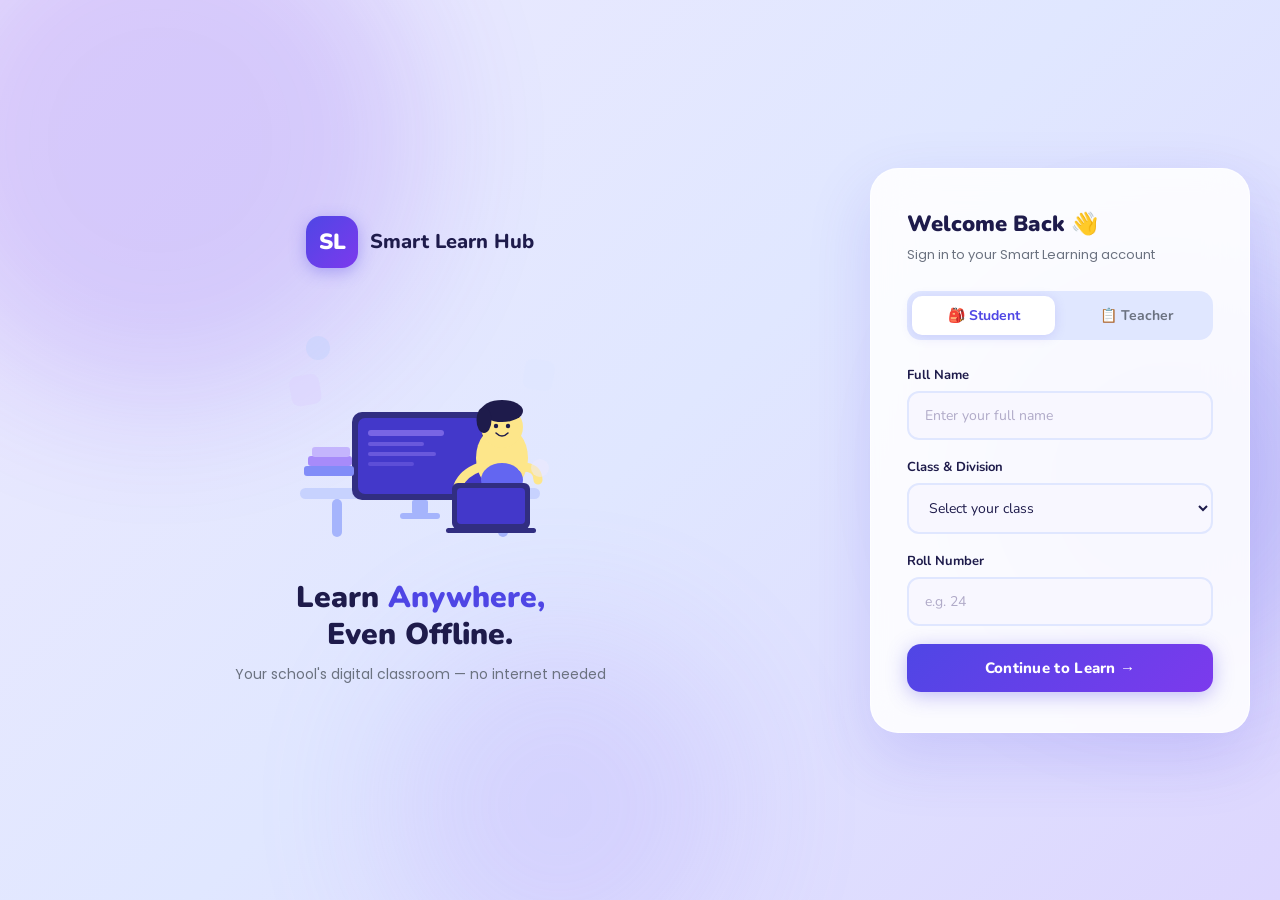
<file: static/index.html>
<!DOCTYPE html>
<html lang="en">
<head>
  <meta charset="UTF-8"/>
  <meta name="viewport" content="width=device-width, initial-scale=1.0"/>
  <title>Smart Learn Hub — Login</title>
  <link rel="stylesheet" href="style.css"/>
  <style>
    body {
      display: flex; align-items: stretch; justify-content: center;
      min-height: 100vh;
      background: linear-gradient(135deg, #ede9fe 0%, #e0e7ff 50%, #ddd6fe 100%);
    }
    /* Left illustration panel */
  .login-left {
  flex: 1;
  display: flex;
  flex-direction: column;
  align-items: center;
  justify-content: center;
  padding: 60px 40px;
  position: relative;
  z-index: 1;
}
    .brand-badge { display: flex; align-items: center; gap: 12px; margin-bottom: 32px; }
    .logo-circle {
      width: 52px; height: 52px; border-radius: 16px;
      background: linear-gradient(135deg, var(--indigo), var(--purple));
      display: flex; align-items: center; justify-content: center;
      color: #fff; font-size: 22px; font-weight: 900;
      box-shadow: 0 4px 16px rgba(79,70,229,0.35);
    }
    .brand-name { font-size: 20px; font-weight: 800; color: var(--slate); }
    .login-tagline {
      font-size: 30px; font-weight: 900; color: var(--slate);
      line-height: 1.25; text-align: center; margin-top: 24px; margin-bottom: 10px;
    }
    .login-tagline em { color: var(--indigo); font-style: normal; }
    .login-sub { font-size: 14px; color: var(--muted); text-align: center; font-family: 'Poppins', sans-serif; }

    /* Right form panel */
    .login-right {
      flex: 0 0 440px; display: flex; align-items: center;
      justify-content: center; padding: 40px 30px;
      position: relative; z-index: 1;
    }
    .login-card {
      width: 100%; padding: 40px 36px;
      background: rgba(255,255,255,0.88);
      backdrop-filter: blur(20px);
      border: 1px solid rgba(255,255,255,0.7);
      border-radius: 28px;
      box-shadow: 0 24px 64px rgba(79,70,229,0.16);
    }
    .login-card h2 { font-size: 22px; font-weight: 900; color: var(--slate); margin-bottom: 6px; }
    .login-card > p { font-size: 13px; color: var(--muted); margin-bottom: 26px; font-family: 'Poppins', sans-serif; }

    /* Role tabs */
    .role-tabs {
      display: flex; gap: 10px; margin-bottom: 26px;
      background: var(--sky); border-radius: 14px; padding: 5px;
    }
    .role-tab {
      flex: 1; padding: 10px; border: none; border-radius: 10px;
      font-family: 'Nunito', sans-serif; font-weight: 700; font-size: 14px;
      cursor: pointer; transition: all 0.25s; color: var(--muted); background: transparent;
    }
    .role-tab.active {
      background: #fff; color: var(--indigo);
      box-shadow: 0 2px 12px rgba(79,70,229,0.15);
    }

    @media (max-width: 900px) {
      body { flex-direction: column; }
      .login-left  { padding: 40px 24px 20px; }
      .login-right { flex: none; width: 100%; padding: 0 24px 40px; }
    }
  </style>
</head>
<body>

  <!-- Background blobs -->
  <div class="blob-bg">
    <div class="blob blob-1"></div>
    <div class="blob blob-2"></div>
    <div class="blob blob-3"></div>
  </div>

  <!-- LEFT — Illustration + branding -->
  <div class="login-left">
    <div class="brand-badge">
      <div class="logo-circle">SL</div>
      <span class="brand-name">Smart Learn Hub</span>
    </div>

    <!-- SVG Illustration -->
    <svg width="320" height="255" viewBox="0 0 320 255" fill="none" xmlns="http://www.w3.org/2000/svg">
      <rect x="40"  y="188" width="240" height="11" rx="5.5" fill="#c7d2fe"/>
      <rect x="72"  y="199" width="10"  height="38" rx="5"   fill="#a5b4fc"/>
      <rect x="238" y="199" width="10"  height="38" rx="5"   fill="#a5b4fc"/>
      <rect x="92"  y="112" width="136" height="88" rx="10"  fill="#312e81"/>
      <rect x="98"  y="118" width="124" height="76" rx="7"   fill="#4338ca"/>
      <rect x="108" y="130" width="76"  height="6"  rx="3"   fill="rgba(167,139,250,0.55)"/>
      <rect x="108" y="142" width="56"  height="4"  rx="2"   fill="rgba(167,139,250,0.38)"/>
      <rect x="108" y="152" width="68"  height="4"  rx="2"   fill="rgba(167,139,250,0.38)"/>
      <rect x="108" y="162" width="46"  height="4"  rx="2"   fill="rgba(167,139,250,0.26)"/>
      <rect x="152" y="200" width="16"  height="14" rx="2"   fill="#a5b4fc"/>
      <rect x="140" y="213" width="40"  height="6"  rx="3"   fill="#a5b4fc"/>
      <rect x="44"  y="166" width="50"  height="10" rx="3"   fill="#818cf8"/>
      <rect x="48"  y="156" width="44"  height="10" rx="3"   fill="#a78bfa"/>
      <rect x="52"  y="147" width="38"  height="10" rx="3"   fill="#c4b5fd"/>
      <ellipse cx="242" cy="158" rx="26" ry="33" fill="#fde68a"/>
      <ellipse cx="242" cy="180" rx="21" ry="17" fill="#6366f1"/>
      <circle cx="242" cy="127" r="21" fill="#fde68a"/>
      <ellipse cx="242" cy="111" rx="21" ry="11" fill="#1e1b4b"/>
      <ellipse cx="224" cy="120" rx="7.5" ry="13" fill="#1e1b4b"/>
      <circle cx="236" cy="126" r="2.2" fill="#1e1b4b"/>
      <circle cx="248" cy="126" r="2.2" fill="#1e1b4b"/>
      <path d="M236 133 Q242 139 248 133" stroke="#1e1b4b" stroke-width="1.5" fill="none" stroke-linecap="round"/>
      <path d="M220 167 Q203 173 198 186" stroke="#fde68a" stroke-width="9" stroke-linecap="round" fill="none"/>
      <path d="M262 167 Q278 167 278 180" stroke="#fde68a" stroke-width="9" stroke-linecap="round" fill="none"/>
      <rect x="192" y="183" width="78" height="46" rx="6" fill="#312e81"/>
      <rect x="197" y="188" width="68" height="36" rx="4" fill="#4338ca"/>
      <rect x="186" y="228" width="90" height="5"  rx="2.5" fill="#312e81"/>
      <rect x="28"  y="78"  width="30" height="30" rx="8" fill="#ddd6fe" opacity="0.72" transform="rotate(-10 28 78)"/>
      <text x="34"  y="99"  font-size="16">📚</text>
      <rect x="266" y="58"  width="30" height="30" rx="8" fill="#e0e7ff" opacity="0.72" transform="rotate(8 266 58)"/>
      <text x="272" y="79"  font-size="16">🎓</text>
      <circle cx="58"  cy="48"  r="12" fill="#c7d2fe" opacity="0.58"/>
      <circle cx="280" cy="168" r="9"  fill="#ede9fe" opacity="0.52"/>
      <text x="151" y="45" font-size="12">⭐</text>
    </svg>

    <div class="login-tagline">Learn <em>Anywhere,</em><br/>Even Offline.</div>
    <div class="login-sub">Your school's digital classroom — no internet needed</div>
  </div>

  <!-- RIGHT — Login form -->
  <div class="login-right">
    <div class="login-card">
      <h2>Welcome Back 👋</h2>
      <p>Sign in to your Smart Learning account</p>

      <!-- Role toggle -->
      <div class="role-tabs">
        <button class="role-tab active" onclick="switchRole('student', this)">🎒 Student</button>
        <button class="role-tab"        onclick="switchRole('teacher', this)">📋 Teacher</button>
      </div>

      <!-- STUDENT FORM -->
      <div id="student-form">
        <div class="form-group">
          <label>Full Name</label>
          <input type="text" id="student-name" placeholder="Enter your full name"/>
        </div>
        <div class="form-group">
          <label>Class &amp; Division</label>
          <select id="student-class">
            <option value="">Select your class</option>
            <option>Class 8 </option>  
            <option>Class 9  </option>  
            <option>Class 10 </option> >
            <option>Class 11 – Science</option> 
            <option>Class 12 – Science</option> 
          </select>
        </div>
        <div class="form-group">
          <label>Roll Number</label>
          <input type="text" id="student-roll" placeholder="e.g. 24"/>
        </div>
        <button class="btn-primary" onclick="loginStudent()">Continue to Learn →</button>
      </div>

      <!-- TEACHER FORM -->
      <div id="teacher-form" style="display:none;">
        <div class="form-group">
          <label>Staff ID</label>
          <input type="text" id="teacher-id" placeholder="Enter your staff ID"/>
        </div>
         <div class="form-group">
          <label>Class &amp; Division</label>
          <select id="student-class">
            <option value="">Select your class</option>
            <option>Class 8 </option>  
            <option>Class 9  </option>  
            <option>Class 10 </option> >
            <option>Class 11 – Science</option> 
            <option>Class 12 – Science</option> 
          </select>
        </div>
        <div class="form-group">
          <label>PIN / Password</label>
          <input type="password" id="teacher-pin" placeholder="Enter PIN"/>
        </div>
        <button class="btn-primary" onclick="loginTeacher()">Access Dashboard →</button>
        <div class="divider">Default PIN is 1234</div>
      </div>

    </div>
  </div>

  <script>
  /* Switch between Student and Teacher tabs */
  function switchRole(role, btn) {
    document.querySelectorAll('.role-tab').forEach(t => t.classList.remove('active'));
    btn.classList.add('active');
    document.getElementById('student-form').style.display = role === 'student' ? 'block' : 'none';
    document.getElementById('teacher-form').style.display = role === 'teacher' ? 'block' : 'none';
  }

  /* Student login — calls Flask backend */
  async function loginStudent() {
    const name = document.getElementById('student-name').value.trim();
    const cls  = document.getElementById('student-class').value;
    const roll = document.getElementById('student-roll').value.trim();

    if (!name) { alert('Please enter your name.'); return; }
    if (!cls)  { alert('Please select your class.'); return; }
    if (!roll) { alert('Please enter your roll number.'); return; }

    const res = await fetch('/api/login', {
      method: 'POST',
      headers: { 'Content-Type': 'application/json' },
      body: JSON.stringify({ role: 'student', name: name, class_div: cls, roll: roll })
    });

    const data = await res.json();

    if (!data.success) { alert(data.message); return; }

    sessionStorage.setItem('sl_name', data.name);
    sessionStorage.setItem('sl_class', cls);
    sessionStorage.setItem('sl_roll', roll);
    sessionStorage.setItem('sl_role', 'student');

    window.location.href = 'student.html';
  }

  /* Teacher login — calls Flask backend */
  async function loginTeacher() {
    const staffId = document.getElementById('teacher-id').value.trim();
    const pin     = document.getElementById('teacher-pin').value.trim();

    if (!staffId) { alert('Please enter your Staff ID.'); return; }
    if (!pin)     { alert('Please enter your PIN.'); return; }

    const res = await fetch('/api/login', {
      method: 'POST',
      headers: { 'Content-Type': 'application/json' },
      body: JSON.stringify({ role: 'teacher', staff_id: staffId, password: pin })
    });

    const data = await res.json();

    if (!data.success) { alert(data.message); return; }

    sessionStorage.setItem('sl_role', 'teacher');
    sessionStorage.setItem('sl_name', data.name);

    window.location.href = 'teacher.html';
  }
</script>
</body>
</html>
</file>
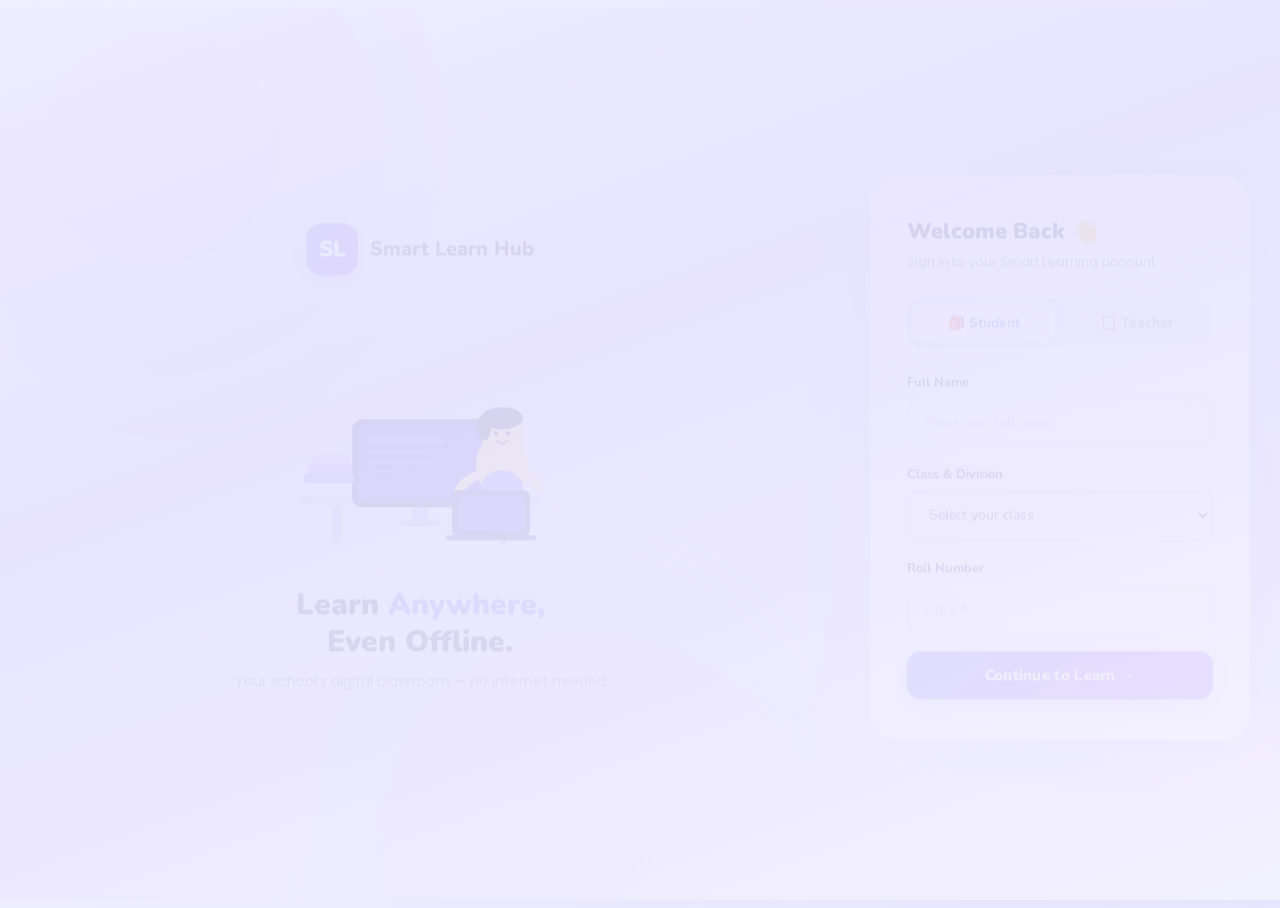
<file: static/chapters.html>
<!DOCTYPE html>
<html lang="en">
<head>
  <meta charset="UTF-8"/>
  <meta name="viewport" content="width=device-width, initial-scale=1.0"/>
  <title>Smart Learn Hub — Chapters</title>
  <link rel="stylesheet" href="style.css"/>
  <style>
    .chapter-item{background:#fff;border-radius:16px;padding:18px 20px;margin-bottom:14px;box-shadow:0 2px 12px rgba(0,0,0,0.07);border:1px solid #f0f0f0;}
    .ch-left{display:flex;align-items:flex-start;gap:14px;margin-bottom:14px;}
    .ch-num{background:linear-gradient(135deg,#6366f1,#8b5cf6);color:#fff;width:36px;height:36px;border-radius:50%;display:flex;align-items:center;justify-content:center;font-weight:800;font-size:0.9rem;flex-shrink:0;}
    .ch-info h4{font-size:0.95rem;font-weight:800;color:#1f2937;margin:0 0 4px;}
    .ch-info span{font-size:0.78rem;color:#6b7280;}
    .ch-action-row{display:flex;gap:10px;flex-wrap:wrap;margin-top:6px;}
    .ch-action-box{flex:1;min-width:90px;border-radius:12px;padding:12px 10px;display:flex;flex-direction:column;align-items:center;justify-content:center;gap:6px;cursor:pointer;border:none;font-weight:700;font-size:0.82rem;transition:transform 0.15s,box-shadow 0.15s;}
    .ch-action-box:hover:not([disabled]){transform:translateY(-2px);box-shadow:0 4px 14px rgba(0,0,0,0.12);}
    .ch-action-box:disabled{opacity:0.4;cursor:not-allowed;transform:none;box-shadow:none;}
    .ch-action-box .box-icon{font-size:1.4rem;}
    .ch-action-box .box-count{font-size:0.7rem;font-weight:600;opacity:0.75;}
    .ch-action-box.video{background:#dbeafe;color:#1d4ed8;}
    .ch-action-box.notes{background:#d1fae5;color:#065f46;}
    .ch-action-box.quiz{background:#ede9fe;color:#5b21b6;}
    .file-list-wrap{display:none;margin-top:10px;padding:10px 14px;background:#f9fafb;border-radius:10px;border:1px solid #f0f0f0;}
    .file-list-wrap.open{display:block;}
    .file-chip{display:inline-flex;align-items:center;gap:6px;padding:5px 12px;border-radius:99px;font-size:0.76rem;font-weight:700;cursor:pointer;margin:4px 4px 0 0;}
    .file-chip.video{background:#dbeafe;color:#1d4ed8;}
    .file-chip.notes{background:#d1fae5;color:#065f46;}
    .empty-state{text-align:center;padding:48px 20px;color:#9ca3af;}
    .empty-state p:first-child{font-size:2.5rem;margin-bottom:10px;}
    .empty-state p:last-child{font-size:0.9rem;}
    .quiz-modal{display:none;position:fixed;inset:0;background:rgba(0,0,0,0.6);z-index:9999;align-items:center;justify-content:center;padding:20px;}
    .quiz-modal.open{display:flex;}
    .quiz-box{background:#fff;border-radius:20px;width:100%;max-width:540px;overflow:hidden;box-shadow:0 20px 60px rgba(0,0,0,0.3);}
    .quiz-header{background:linear-gradient(90deg,#7c3aed,#6366f1);padding:16px 22px;display:flex;align-items:center;justify-content:space-between;}
    .quiz-header span{color:#fff;font-weight:800;font-size:1rem;}
    .quiz-header button{background:rgba(255,255,255,0.2);border:none;color:#fff;width:30px;height:30px;border-radius:50%;cursor:pointer;font-size:1rem;}
    .quiz-body{padding:24px;}
    .quiz-counter{font-size:0.78rem;color:#6b7280;font-weight:700;margin-bottom:10px;}
    .quiz-question{font-size:1.05rem;font-weight:700;color:#1f2937;margin-bottom:20px;line-height:1.5;}
    .quiz-options{display:flex;flex-direction:column;gap:10px;}
    .quiz-opt{width:100%;padding:12px 16px;border:2px solid #e5e7eb;border-radius:10px;background:#fff;font-size:0.92rem;font-weight:600;cursor:pointer;text-align:left;transition:all 0.15s;}
    .quiz-opt:hover:not([disabled]){border-color:#7c3aed;background:#f5f3ff;}
    .quiz-feedback{margin-top:14px;min-height:24px;font-size:0.92rem;font-weight:700;}
    .quiz-next{display:none;margin-top:14px;background:linear-gradient(90deg,#7c3aed,#6366f1);color:#fff;border:none;padding:10px 26px;border-radius:10px;font-weight:800;cursor:pointer;font-size:0.9rem;}
    .quiz-result{text-align:center;padding:30px 20px;}
    .quiz-result .emoji{font-size:3.5rem;margin-bottom:10px;}
    .quiz-result h2{font-size:1.3rem;font-weight:900;color:#1f2937;margin-bottom:6px;}
    .quiz-result .score{font-size:1.1rem;color:#7c3aed;font-weight:800;margin-bottom:4px;}
    .quiz-result .pct{font-size:1.5rem;font-weight:900;color:#1f2937;}
    .quiz-result .done-btn{margin-top:20px;background:linear-gradient(90deg,#7c3aed,#6366f1);color:#fff;border:none;padding:12px 32px;border-radius:10px;font-weight:800;cursor:pointer;font-size:1rem;}
    .quiz-list-wrap{display:none;margin-top:10px;padding:10px 14px;background:#f5f3ff;border-radius:10px;border:1px solid #ede9fe;}
    .quiz-list-wrap.open{display:block;}
    .quiz-chip{display:inline-flex;align-items:center;gap:6px;padding:6px 14px;border-radius:99px;font-size:0.78rem;font-weight:700;cursor:pointer;margin:4px 4px 0 0;background:#ede9fe;color:#5b21b6;border:none;}
    .quiz-chip:hover{background:#ddd6fe;}
  </style>
</head>
<body>

  <div class="blob-bg">
    <div class="blob blob-1"></div>
    <div class="blob blob-2"></div>
    <div class="blob blob-3"></div>
  </div>

  <nav class="topnav">
    <div class="nav-brand" onclick="window.location.href='student.html'">
      <div class="nav-logo">SL</div>
      <div class="nav-title">Smart Learn Hub</div>
    </div>
    <div class="nav-right">
      <div class="nav-user">
        <div class="avatar" id="nav-avatar">S</div>
        <span id="nav-name">Student</span>
      </div>
      <button class="btn-logout" onclick="logout()">Logout</button>
    </div>
  </nav>

  <div class="page-wrap">
    <div class="page-inner">
      <button class="back-btn" onclick="window.location.href='student.html'">← Back to Subjects</button>
      <div class="chapter-header">
        <h2 id="subject-title">📚 Subject</h2>
        <p>Select a chapter to start learning</p>
      </div>
      <div class="chapters-list" id="chapters-list"></div>
    </div>
  </div>

  <!-- Quiz Modal -->
  <div class="quiz-modal" id="quiz-modal">
    <div class="quiz-box">
      <div class="quiz-header">
        <span id="qm-title">Quiz</span>
        <button onclick="closeQuizModal()">✕</button>
      </div>
      <div class="quiz-body" id="qm-body">
        <div class="quiz-counter"  id="qm-counter"></div>
        <div class="quiz-question" id="qm-question"></div>
        <div class="quiz-options"  id="qm-options"></div>
        <div class="quiz-feedback" id="qm-feedback"></div>
        <button class="quiz-next"  id="qm-next" onclick="nextQuizQ()">Next →</button>
      </div>
    </div>
  </div>

  <script>
    var SUBJ_ID_MAP = {
      'Mathematics':'math','Science':'science',
      'English':'english','Social Studies':'social','Computer Science':'computer'
    };
    var icons = {
      'Mathematics':'➕','Science':'🔬',
      'English':'📝','Social Studies':'🌍','Computer Science':'💻'
    };

    var QM = { quiz:null, current:0, score:0, answered:false };

    // ─────────────────────────────────────────────────────────────────────────
    // BOOT
    // ─────────────────────────────────────────────────────────────────────────
    window.onload = async function () {
      var role = sessionStorage.getItem('sl_role');
      if (role !== 'student') { window.location.href = 'index.html'; return; }

      var name    = sessionStorage.getItem('sl_name')    || 'Student';
      var subject = sessionStorage.getItem('sl_subject') || 'Mathematics';
      var subjId  = SUBJ_ID_MAP[subject] || 'math';

      document.getElementById('nav-avatar').textContent = name[0].toUpperCase();
      document.getElementById('nav-name').textContent   = name;
      document.getElementById('subject-title').textContent = (icons[subject] || '📚') + ' ' + subject;

      var list = document.getElementById('chapters-list');

      try {
        var res      = await fetch('/api/subjects/' + subjId + '/chapters');
        var chapters = await res.json();

        if (!chapters.length) {
          list.innerHTML = '<div class="empty-state"><p>📭</p><p>No chapters yet.<br>Check back after your teacher adds content.</p></div>';
          return;
        }

        var html = '';
        chapters.forEach(function (ch, i) {
          var videos  = (ch.files  || []).filter(function(f){ return f.type === 'video'; });
          var notes   = (ch.files  || []).filter(function(f){ return f.type === 'notes'; });
          var quizzes = ch.quizzes || [];

          html += '<div class="chapter-item">';
          html += '<div class="ch-left">';
          html += '<div class="ch-num">' + (i + 1) + '</div>';
          html += '<div class="ch-info"><h4>' + ch.title + '</h4>';
          html += '<span>' + videos.length + ' video(s) · ' + notes.length + ' note(s) · ' + quizzes.length + ' quiz(zes)</span></div></div>';

          html += '<div class="ch-action-row">';

          // Video button
          html += '<button class="ch-action-box video"' + (videos.length === 0 ? ' disabled' : '') +
                  ' onclick="toggleSection(\'video-' + i + '\',\'notes-' + i + '\',\'quiz-' + i + '\')">';
          html += '<span class="box-icon">▶</span><span>Videos</span>';
          html += '<span class="box-count">' + videos.length + ' file' + (videos.length !== 1 ? 's' : '') + '</span></button>';

          // Notes button
          html += '<button class="ch-action-box notes"' + (notes.length === 0 ? ' disabled' : '') +
                  ' onclick="toggleSection(\'notes-' + i + '\',\'video-' + i + '\',\'quiz-' + i + '\')">';
          html += '<span class="box-icon">📄</span><span>Notes</span>';
          html += '<span class="box-count">' + notes.length + ' file' + (notes.length !== 1 ? 's' : '') + '</span></button>';

          // Quiz button
          html += '<button class="ch-action-box quiz"' + (quizzes.length === 0 ? ' disabled' : '') +
                  ' onclick="toggleSection(\'quiz-' + i + '\',\'video-' + i + '\',\'notes-' + i + '\')">';
          html += '<span class="box-icon">📝</span><span>Quiz</span>';
          html += '<span class="box-count">' + quizzes.length + ' quiz' + (quizzes.length !== 1 ? 'zes' : '') + '</span></button>';

          html += '</div>'; // ch-action-row

          // Video chips
          html += '<div class="file-list-wrap" id="video-' + i + '">';
          videos.forEach(function (f) {
            var safeUrl   = encodeURIComponent(f.url);
            var safeTitle = encodeURIComponent(ch.title);
            var safeName  = encodeURIComponent(f.name);
            html += '<span class="file-chip video" onclick="openVideo(\'' + safeUrl + '\',\'' + safeTitle + '\',\'' + safeName + '\')">▶ ' + f.name + '</span>';
          });
          html += '</div>';

          // Notes chips
          html += '<div class="file-list-wrap" id="notes-' + i + '">';
          notes.forEach(function (f) {
            var safeUrl   = encodeURIComponent(f.url);
            var safeTitle = encodeURIComponent(ch.title);
            var safeName  = encodeURIComponent(f.name);
            html += '<span class="file-chip notes" onclick="openNotes(\'' + safeUrl + '\',\'' + safeTitle + '\',\'' + safeName + '\')">📄 ' + f.name + '</span>';
          });
          html += '</div>';

          // Quiz chips
          html += '<div class="quiz-list-wrap" id="quiz-' + i + '">';
          quizzes.forEach(function (qz) {
            var encoded = encodeURIComponent(JSON.stringify(qz));
            html += '<button class="quiz-chip" onclick="startQuiz(\'' + encoded + '\')">📝 ' + qz.title + '</button>';
          });
          html += '</div>';

          html += '</div>'; // chapter-item
        });

        list.innerHTML = html;

      } catch (err) {
        console.error(err);
        list.innerHTML = '<div class="empty-state"><p>⚠️</p><p>Could not load chapters. Please try again.</p></div>';
      }
    };

    // ─────────────────────────────────────────────────────────────────────────
    // NAVIGATION
    // ─────────────────────────────────────────────────────────────────────────
    function openVideo(safeUrl, safeTitle, safeName) {
      sessionStorage.setItem('currentVideo', JSON.stringify({
        fileUrl:      decodeURIComponent(safeUrl),
        chapterTitle: decodeURIComponent(safeTitle),
        fileName:     decodeURIComponent(safeName)
      }));
      window.location.href = 'learn.html';
    }

    function openNotes(safeUrl, safeTitle, safeName) {
      sessionStorage.setItem('currentNotes', JSON.stringify({
        fileUrl:      decodeURIComponent(safeUrl),
        chapterTitle: decodeURIComponent(safeTitle),
        fileName:     decodeURIComponent(safeName)
      }));
      window.location.href = 'notes.html';
    }

    function toggleSection(openId, closeId1, closeId2) {
      var target = document.getElementById(openId);
      var c1     = document.getElementById(closeId1);
      var c2     = document.getElementById(closeId2);
      if (c1) c1.classList.remove('open');
      if (c2) c2.classList.remove('open');
      if (target) target.classList.toggle('open');
    }

    // ─────────────────────────────────────────────────────────────────────────
    // QUIZ ENGINE
    // ─────────────────────────────────────────────────────────────────────────
    function startQuiz(encoded) {
      QM.quiz    = JSON.parse(decodeURIComponent(encoded));
      QM.current = 0;
      QM.score   = 0;
      document.getElementById('quiz-modal').classList.add('open');
      renderQuizQ();
    }

    function renderQuizQ() {
      var q   = QM.quiz.questions[QM.current];
      var tot = QM.quiz.questions.length;
      document.getElementById('qm-title').textContent    = QM.quiz.title;
      document.getElementById('qm-counter').textContent  = 'Question ' + (QM.current + 1) + ' of ' + tot;
      document.getElementById('qm-question').textContent = q.q;
      document.getElementById('qm-feedback').innerHTML   = '';
      document.getElementById('qm-next').style.display   = 'none';
      QM.answered = false;

      var optsHtml = '';
      q.options.forEach(function (opt, i) {
        optsHtml += '<button class="quiz-opt" onclick="answerQuiz(this,' + i + ')">' + opt + '</button>';
      });
      document.getElementById('qm-options').innerHTML = optsHtml;
    }

    function answerQuiz(btn, idx) {
      if (QM.answered) return;
      QM.answered = true;

      var q       = QM.quiz.questions[QM.current];
      var allBtns = document.querySelectorAll('.quiz-opt');
      allBtns.forEach(function (b) { b.disabled = true; });

      if (idx === q.correct) {
        btn.style.background  = '#d1fae5';
        btn.style.borderColor = '#059669';
        btn.style.color       = '#065f46';
        document.getElementById('qm-feedback').innerHTML = '<span style="color:#059669;">✅ Correct!</span>';
        QM.score++;
      } else {
        btn.style.background  = '#fee2e2';
        btn.style.borderColor = '#dc2626';
        btn.style.color       = '#991b1b';
        allBtns[q.correct].style.background  = '#d1fae5';
        allBtns[q.correct].style.borderColor = '#059669';
        allBtns[q.correct].style.color       = '#065f46';
        document.getElementById('qm-feedback').innerHTML =
          '<span style="color:#dc2626;">❌ Wrong! Correct: <u>' + q.options[q.correct] + '</u></span>';
      }
      document.getElementById('qm-next').style.display = 'block';
    }

    function nextQuizQ() {
      QM.current++;

      if (QM.current >= QM.quiz.questions.length) {
        // ── Show result screen ─────────────────────────────────────────────
        var pct   = Math.round((QM.score / QM.quiz.questions.length) * 100);
        var emoji = pct >= 80 ? '🏆' : pct >= 60 ? '👍' : '📚';
        document.getElementById('qm-body').innerHTML =
          '<div class="quiz-result">' +
          '<div class="emoji">' + emoji + '</div>' +
          '<h2>Quiz Complete!</h2>' +
          '<div class="score">' + QM.score + ' / ' + QM.quiz.questions.length + ' Correct</div>' +
          '<div class="pct">' + pct + '%</div>' +
          '<button class="done-btn" onclick="closeQuizModal()">Done ✓</button></div>';

        // ── POST result to backend ─────────────────────────────────────────
        fetch('/api/results', {
          method:  'POST',
          headers: { 'Content-Type': 'application/json' },
          body: JSON.stringify({
            quiz_id:       QM.quiz.id   || null,
            student:       sessionStorage.getItem('sl_name')    || 'Student',
            roll:          sessionStorage.getItem('sl_roll')    || '',
            subject:       sessionStorage.getItem('sl_subject') || '',
            chapter_title: QM.quiz.title,
            marks:         QM.score,
            total:         QM.quiz.questions.length
          })
        }).catch(function (e) { console.warn('Result save failed:', e); });
        // ──────────────────────────────────────────────────────────────────

      } else {
        renderQuizQ();
      }
    }

    function closeQuizModal() {
      document.getElementById('quiz-modal').classList.remove('open');
      // Reset modal body for next open
      document.getElementById('qm-body').innerHTML =
        '<div class="quiz-counter"  id="qm-counter"></div>' +
        '<div class="quiz-question" id="qm-question"></div>' +
        '<div class="quiz-options"  id="qm-options"></div>' +
        '<div class="quiz-feedback" id="qm-feedback"></div>' +
        '<button class="quiz-next"  id="qm-next" onclick="nextQuizQ()">Next →</button>';
    }

    function logout() {
      sessionStorage.clear();
      window.location.href = 'index.html';
    }
  </script>
</body>
</html>
</file>
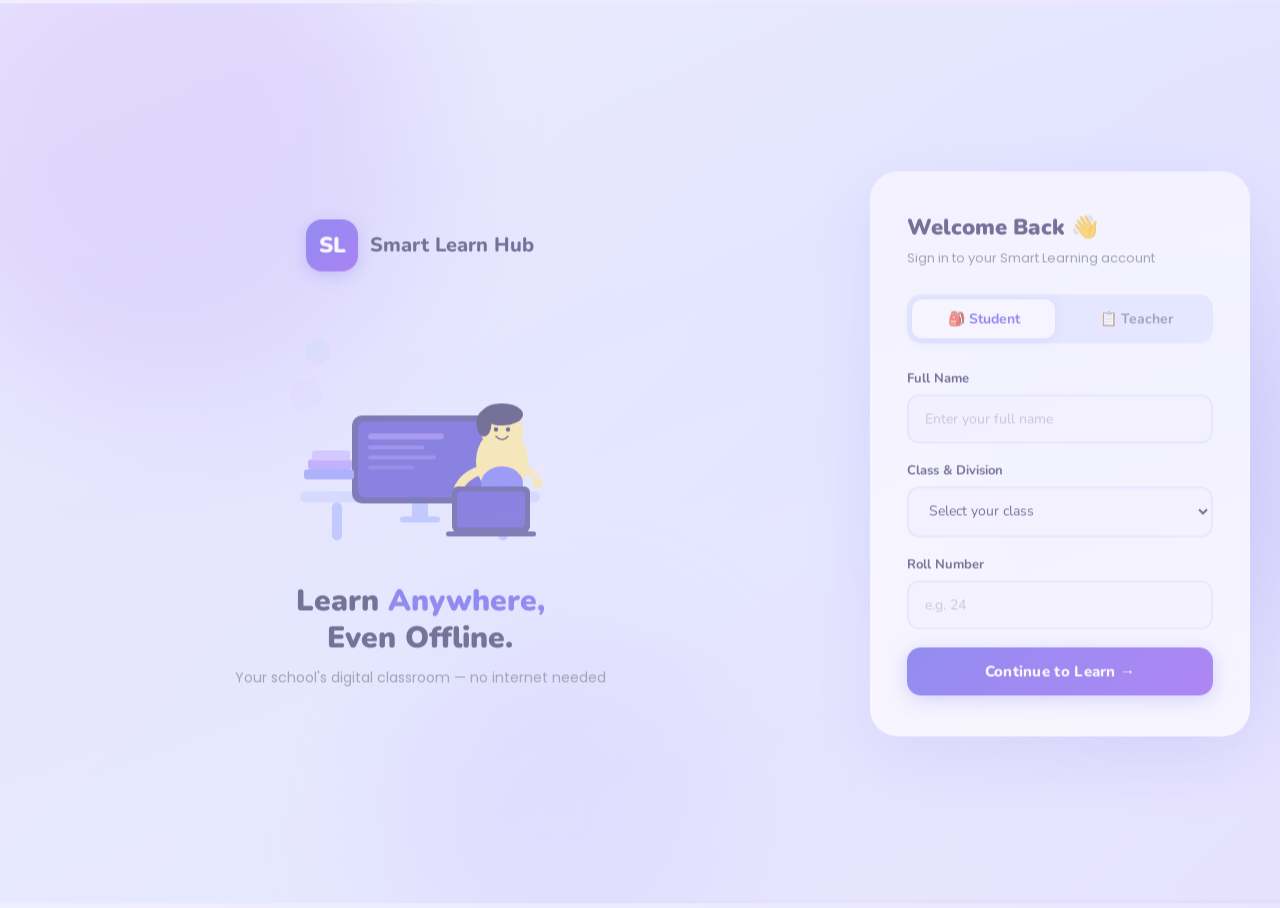
<file: static/learn.html>
<!DOCTYPE html>
<html lang="en">
<head>
  <meta charset="UTF-8"/>
  <meta name="viewport" content="width=device-width, initial-scale=1.0"/>
  <title>Smart Learn Hub — Learn</title>
  <link rel="stylesheet" href="style.css"/>
</head>
<body>

  <div class="blob-bg">
    <div class="blob blob-1"></div>
    <div class="blob blob-2"></div>
    <div class="blob blob-3"></div>
  </div>

  <nav class="topnav">
    <div class="nav-brand" onclick="window.location.href='student.html'">
      <div class="nav-logo">SL</div>
      <div class="nav-title">Smart Learn Hub</div>
    </div>
    <div class="nav-right">
      <div class="nav-user">
        <div class="avatar" id="nav-avatar">S</div>
        <span id="nav-name">Student</span>
      </div>
      <button class="btn-logout" onclick="logout()">Logout</button>
    </div>
  </nav>

  <div class="page-wrap">
    <div class="page-inner">

      <button class="back-btn" onclick="window.location.href='chapters.html'">← Back to Chapters</button>

      <div class="learn-grid">

        <!-- Left: Video -->
        <div>
          <div class="video-box">

            <h2 id="chapter-title">Chapter Title</h2>

            <video id="videoPlayer" controls width="100%" style="border-radius:12px;margin-top:14px;">
              <source id="videoSource" src="" type="video/mp4">
              Your browser does not support video.
            </video>

            <div class="video-meta" id="video-filename">Uploaded Video • Play &amp; Learn</div>

          </div>

          <div id="no-video-msg" style="display:none;text-align:center;padding:40px 20px;background:#fff;border-radius:16px;margin-top:16px;box-shadow:0 2px 12px rgba(0,0,0,0.07);">
            <p style="font-size:2rem;margin-bottom:10px;">📭</p>
            <p style="color:#6b7280;font-size:0.9rem;">No video uploaded for this chapter yet.</p>
          </div>
        </div>

      </div>
    </div>
  </div>

  <script>
    window.onload = function () {
      var role = sessionStorage.getItem('sl_role');
      if (role !== 'student') {
        window.location.href = 'index.html';
        return;
      }

      var name = sessionStorage.getItem('sl_name') || 'Student';
      document.getElementById('nav-avatar').textContent = name[0].toUpperCase();
      document.getElementById('nav-name').textContent = name;

      // Read the payload saved by chapters.html
      var raw = sessionStorage.getItem('currentVideo');
      if (!raw) {
        alert('No video selected!');
        window.location.href = 'chapters.html';
        return;
      }

      var payload;
      try { payload = JSON.parse(raw); } catch(e) { payload = null; }

      // Support both formats:
      // 1. New format: { chapterTitle, fileUrl, fileName }
      // 2. Old format (chapters.html stores full chapter object): { title, video }
      var title    = (payload && (payload.chapterTitle || payload.title)) || 'Chapter';
      var videoUrl = (payload && (payload.fileUrl || payload.video))      || '';
      var fileName = (payload && payload.fileName)                         || '';

      document.getElementById('chapter-title').textContent = title;

      if (videoUrl) {
        var source = document.getElementById('videoSource');
        source.src = videoUrl;
        document.getElementById('videoPlayer').load();
        if (fileName) {
          document.getElementById('video-filename').textContent = '▶ ' + fileName;
        }
      } else {
        document.getElementById('videoPlayer').style.display = 'none';
        document.getElementById('video-filename').style.display = 'none';
        document.getElementById('no-video-msg').style.display = 'block';
      }
    };

    function logout() {
      sessionStorage.clear();
      window.location.href = 'index.html';
    }
  </script>
</body>
</html>
</file>
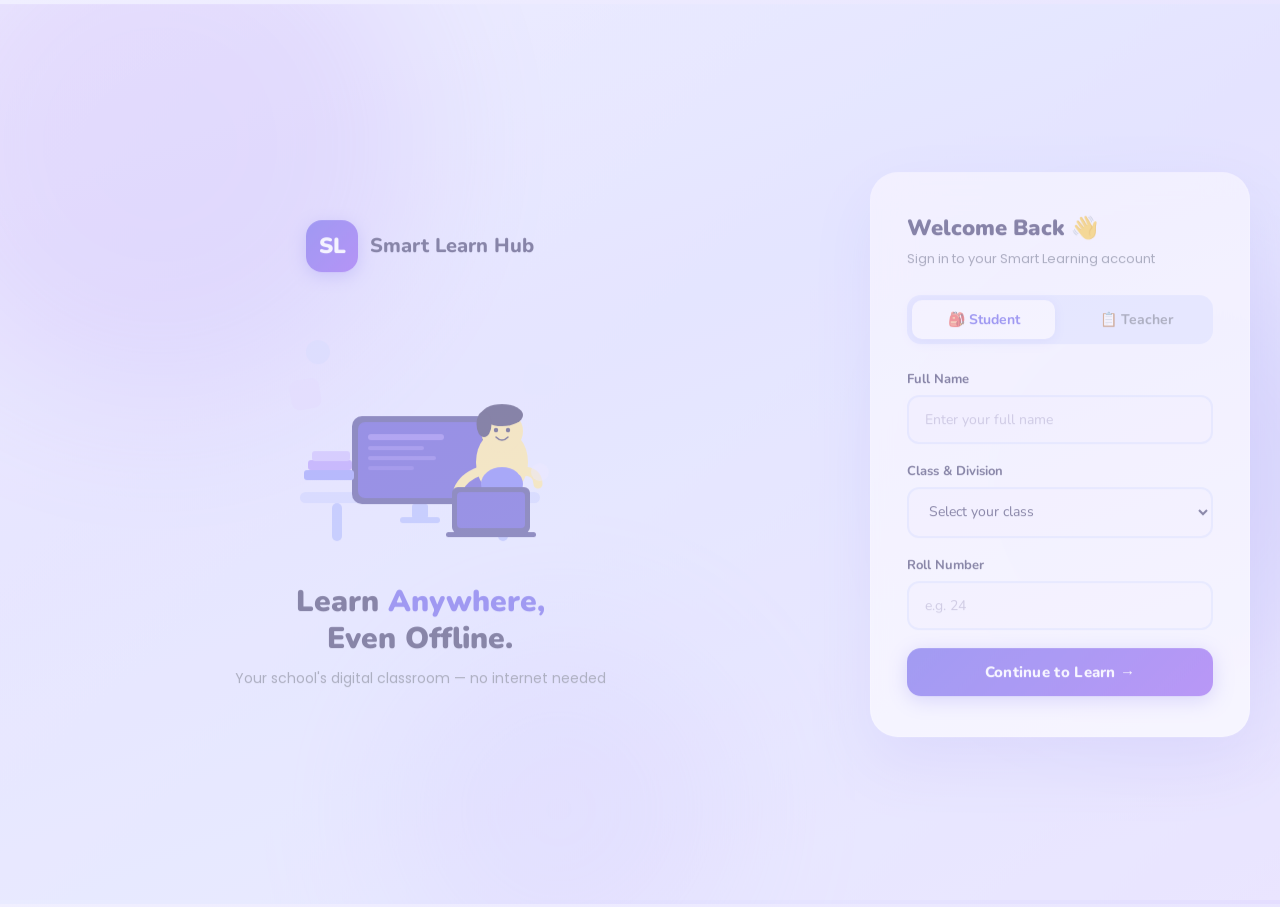
<file: static/notes.html>
<!DOCTYPE html>
<html lang="en">
<head>
  <meta charset="UTF-8"/>
  <meta name="viewport" content="width=device-width, initial-scale=1.0"/>
  <title>Smart Learn Hub — Notes</title>
  <link rel="stylesheet" href="style.css"/>
</head>
<body>

  <div class="blob-bg">
    <div class="blob blob-1"></div>
    <div class="blob blob-2"></div>
    <div class="blob blob-3"></div>
  </div>

  <nav class="topnav">
    <div class="nav-brand" onclick="window.location.href='student.html'">
      <div class="nav-logo">SL</div>
      <div class="nav-title">Smart Learn Hub</div>
    </div>
    <div class="nav-right">
      <div class="nav-user">
        <div class="avatar" id="nav-avatar">S</div>
        <span id="nav-name">Student</span>
      </div>
      <button class="btn-logout" onclick="logout()">Logout</button>
    </div>
  </nav>

  <div class="page-wrap">
    <div class="page-inner">

      <button class="back-btn" onclick="window.location.href='chapters.html'">← Back to Chapters</button>

      <div class="video-box">

        <h2 id="chapter-title">Chapter Notes</h2>

        <div id="pdf-wrap" style="margin-top:15px;">
          <iframe id="pdfViewer"
            width="100%"
            height="520px"
            style="border-radius:12px;border:none;">
          </iframe>
        </div>

        <div id="no-notes-msg" style="display:none;text-align:center;padding:40px 20px;">
          <p style="font-size:2rem;margin-bottom:10px;">📭</p>
          <p style="color:#6b7280;font-size:0.9rem;">No notes uploaded for this chapter yet.</p>
        </div>

        <div class="video-meta" id="notes-filename">View Notes • PDF Format</div>

      </div>

    </div>
  </div>

  <script>
    window.onload = function () {
      var role = sessionStorage.getItem('sl_role');
      if (role !== 'student') {
        window.location.href = 'index.html';
        return;
      }

      var name = sessionStorage.getItem('sl_name') || 'Student';
      document.getElementById('nav-avatar').textContent = name[0].toUpperCase();
      document.getElementById('nav-name').textContent = name;

      // Read the payload saved by chapters.html
      var raw = sessionStorage.getItem('currentNotes');
      if (!raw) {
        alert('No notes selected!');
        window.location.href = 'chapters.html';
        return;
      }

      var payload;
      try { payload = JSON.parse(raw); } catch(e) { payload = null; }

      // Support both formats:
      // 1. New format: { chapterTitle, fileUrl, fileName }
      // 2. Old format: { title, notes }
      var title    = (payload && (payload.chapterTitle || payload.title)) || 'Chapter';
      var notesUrl = (payload && (payload.fileUrl || payload.notes))      || '';
      var fileName = (payload && payload.fileName)                         || '';

      document.getElementById('chapter-title').textContent = title;

      if (notesUrl) {
        document.getElementById('pdfViewer').src = notesUrl;
        if (fileName) {
          document.getElementById('notes-filename').textContent = '📄 ' + fileName;
        }
      } else {
        document.getElementById('pdf-wrap').style.display = 'none';
        document.getElementById('notes-filename').style.display = 'none';
        document.getElementById('no-notes-msg').style.display = 'block';
      }
    };

    function logout() {
      sessionStorage.clear();
      window.location.href = 'index.html';
    }
  </script>

</body>
</html>
</file>
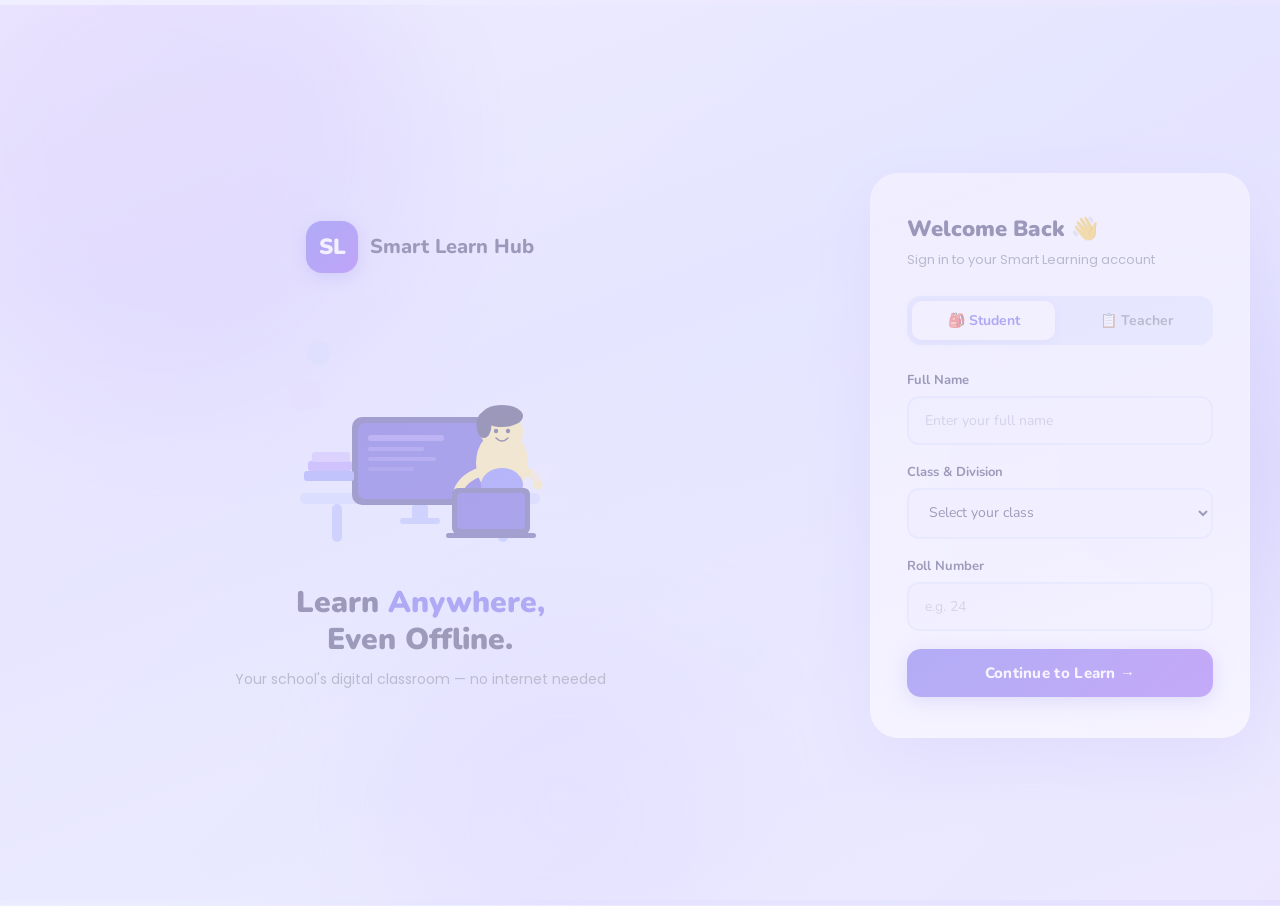
<file: static/papers.html>
<!DOCTYPE html>
<html lang="en">
<head>
  <meta charset="UTF-8" />
  <meta name="viewport" content="width=device-width, initial-scale=1.0" />
  <title>Smart Learn Hub — Papers</title>
  <link rel="stylesheet" href="style.css" />
</head>
<body>
  <div class="blob-bg">
    <div class="blob blob-1"></div>
    <div class="blob blob-2"></div>
    <div class="blob blob-3"></div>
  </div>

  <nav class="topnav">
    <div class="nav-brand" onclick="window.location.href='student.html'">
      <div class="nav-logo">SL</div>
      <div class="nav-title">Smart Learn Hub</div>
    </div>
    <div class="nav-right">
      <div class="nav-user">
        <div class="avatar" id="nav-avatar">S</div>
        <span id="nav-name">Student</span>
      </div>
      <button class="btn-logout" onclick="logout()">Logout</button>
    </div>
  </nav>

  <div class="page-wrap">
    <div class="page-inner">
      <button class="back-btn" onclick="window.location.href='student.html'">← Back</button>
      <div class="chapter-header">
        <h2 id="paper-title">📝 Question Papers</h2>
        <p>Open and view uploaded papers</p>
      </div>

      <div id="papers-list"></div>
    </div>
  </div>

  <script>
    var SUBJECT_NAME_MAP = {
      math: 'Mathematics',
      science: 'Science',
      english: 'English',
      social: 'Social Studies',
      computer: 'Computer Science'
    };

    window.onload = async function () {
      const role = sessionStorage.getItem('sl_role');
      if (role !== 'student') { window.location.href = 'index.html'; return; }

      const name = sessionStorage.getItem('sl_name') || 'Student';
      const subject = sessionStorage.getItem('paper_subject') || 'math';

      document.getElementById('nav-avatar').textContent = name[0].toUpperCase();
      document.getElementById('nav-name').textContent = name;
      document.getElementById('paper-title').textContent = '📝 ' + (SUBJECT_NAME_MAP[subject] || 'Question Papers');

      const box = document.getElementById('papers-list');

      try {
        const res = await fetch('/api/papers?subject=' + subject);
        const papers = await res.json();

        if (!papers.length) {
          box.innerHTML = '<div class="empty-state"><p>📭</p><p>No papers uploaded yet.</p></div>';
          return;
        }

        let html = '';
        papers.forEach(function(p, i){
          html += `
            <div class="chapter-item">
              <div class="ch-left">
                <div class="ch-num">${i+1}</div>
                <div class="ch-info">
                  <h4>${p.title}</h4>
                  <span>Question paper PDF</span>
                </div>
              </div>
              <div class="ch-action-row">
                <button class="ch-action-box notes" onclick="window.open('${p.url}','_blank')">
                  <span class="box-icon">📄</span>
                  <span>Open Paper</span>
                  <span class="box-count">PDF</span>
                </button>
              </div>
            </div>
          `;
        });
        box.innerHTML = html;
      } catch (e) {
        console.error(e);
        box.innerHTML = '<div class="empty-state"><p>⚠️</p><p>Could not load papers.</p></div>';
      }
    };

    function logout(){
      sessionStorage.clear();
      window.location.href = 'index.html';
    }
  </script>
</body>
</html>
</file>
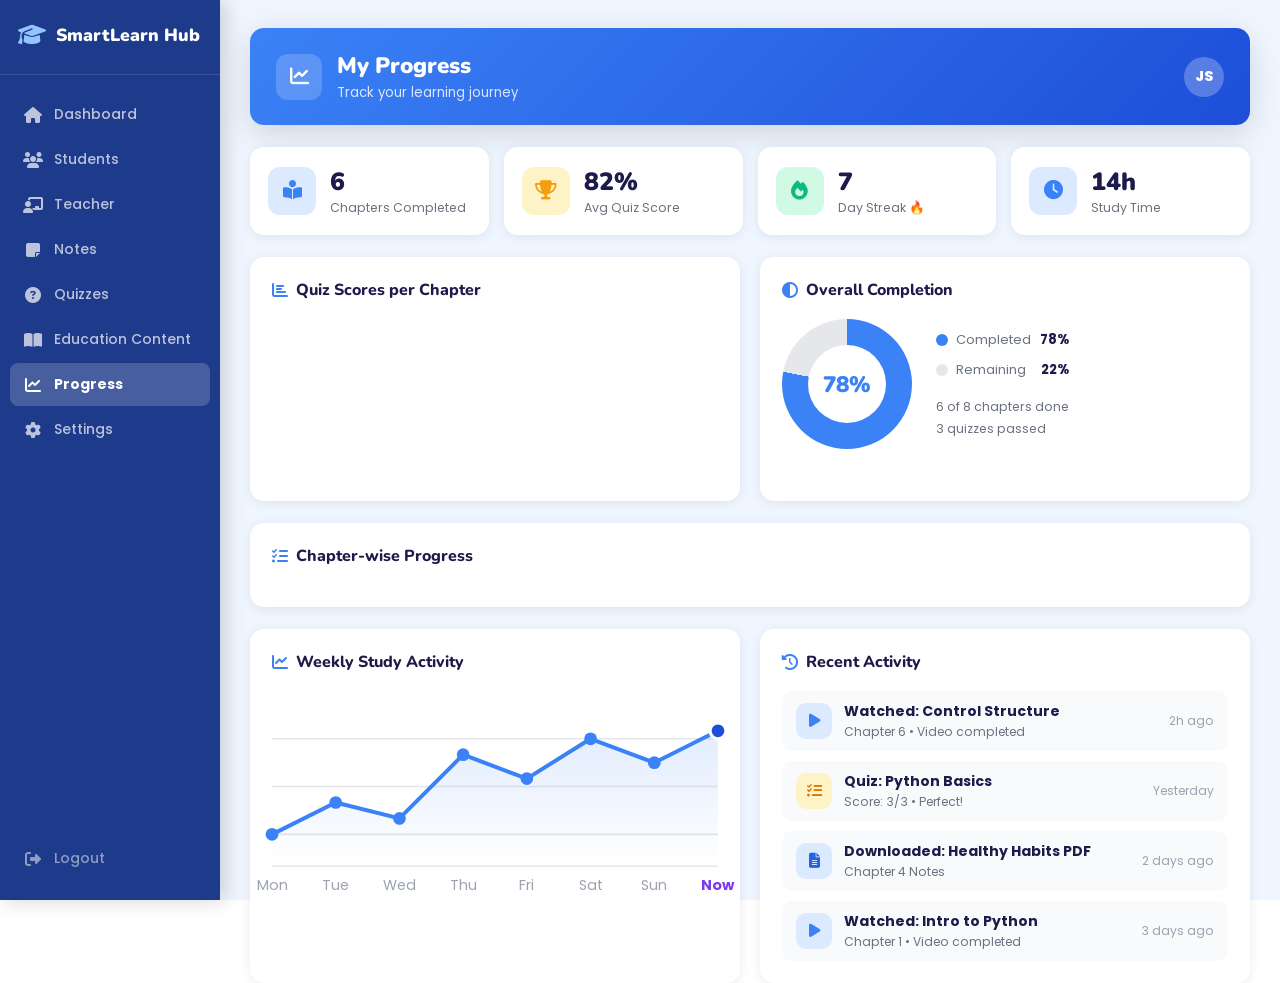
<file: static/progress.html>
<!DOCTYPE html>
<html lang="en">
<head>
  <meta charset="UTF-8"/>
  <meta name="viewport" content="width=device-width, initial-scale=1.0"/>
  <title>SmartLearn – Progress</title>
  <link rel="stylesheet" href="sty.css"/>
  <link href="https://fonts.googleapis.com/css2?family=Nunito:wght@400;600;700;800;900&family=Poppins:wght@400;500;600;700&display=swap" rel="stylesheet"/>
  <link rel="stylesheet" href="https://cdnjs.cloudflare.com/ajax/libs/font-awesome/6.5.0/css/all.min.css"/>
  <script src="theme.js"></script> 
  <style>
    .chart-grid{display:grid;grid-template-columns:1fr 1fr;gap:20px;}
    @media(max-width:700px){.chart-grid{grid-template-columns:1fr;}}
    .chart-card{background:var(--white);border-radius:var(--radius);padding:22px;box-shadow:var(--shadow);}
    .chart-card h3{font-family:var(--font-display);font-size:1rem;font-weight:800;color:var(--text-main);margin-bottom:18px;display:flex;align-items:center;gap:8px;}
    .chart-card h3 i{color:var(--purple-mid);}
    .bar-chart{display:flex;align-items:flex-end;gap:12px;height:160px;}
    .bar-group{flex:1;display:flex;flex-direction:column;align-items:center;gap:6px;}
    .bar{width:100%;border-radius:8px 8px 0 0;transition:height 0.6s cubic-bezier(0.34,1.56,0.64,1);position:relative;cursor:pointer;}
    .bar:hover::after{content:attr(data-val);position:absolute;top:-26px;left:50%;transform:translateX(-50%);background:var(--purple-dark);color:white;font-size:0.72rem;font-weight:700;padding:2px 7px;border-radius:6px;white-space:nowrap;}
    .bar-label{font-size:0.72rem;color:var(--text-sub);text-align:center;font-weight:600;}
    .donut-wrap{display:flex;align-items:center;gap:24px;}
    .donut{width:130px;height:130px;min-width:130px;border-radius:50%;background:conic-gradient(var(--purple-mid) 0% 78%,#e5e7eb 78% 100%);display:flex;align-items:center;justify-content:center;position:relative;}
    .donut::after{content:'';position:absolute;width:78px;height:78px;background:var(--white);border-radius:50%;}
    .donut-text{position:absolute;z-index:1;font-family:var(--font-display);font-size:1.4rem;font-weight:900;color:var(--purple-mid);}
    .donut-legend{display:flex;flex-direction:column;gap:10px;}
    .legend-item{display:flex;align-items:center;gap:8px;}
    .legend-dot{width:12px;height:12px;border-radius:50%;}
    .legend-label{font-size:0.82rem;color:var(--text-sub);}
    .legend-val{font-size:0.82rem;font-weight:700;color:var(--text-main);margin-left:auto;}
    .activity-list{display:flex;flex-direction:column;gap:10px;}
    .activity-item{display:flex;align-items:center;gap:12px;padding:10px 14px;background:var(--gray-50);border-radius:10px;}
    .activity-dot{width:36px;height:36px;min-width:36px;border-radius:10px;display:flex;align-items:center;justify-content:center;font-size:0.95rem;}
    .activity-dot.learn{background:var(--purple-pale);color:var(--purple-mid);}
    .activity-dot.quiz{background:#fef3c7;color:#d97706;}
    .activity-dot.notes{background:#dbeafe;color:#2563eb;}
    .activity-info{flex:1;}
    .activity-info h4{font-size:0.88rem;font-weight:700;}
    .activity-info p{font-size:0.76rem;color:var(--text-sub);margin-top:1px;}
    .activity-time{font-size:0.76rem;color:var(--gray-400);}
    .chapter-row{display:flex;align-items:center;gap:12px;margin-bottom:12px;}
    .chapter-name{flex:1;font-size:0.86rem;font-weight:600;color:var(--text-main);}
    .ch-bar-wrap{flex:2;display:flex;align-items:center;gap:10px;}
    .ch-bar{flex:1;height:10px;background:var(--gray-200);border-radius:10px;overflow:hidden;}
    .ch-bar-fill{height:100%;border-radius:10px;background:linear-gradient(90deg,var(--purple-mid),var(--purple-light));transition:width 0.8s cubic-bezier(0.34,1.56,0.64,1);}
    .ch-pct{font-size:0.80rem;font-weight:700;color:var(--purple-mid);min-width:36px;text-align:right;}
  </style>
</head>
<body>
<aside class="sidebar">
  <div class="sidebar-logo"><i class="fa-solid fa-graduation-cap"></i><span>SmartLearnHub</span></div>
  <nav class="sidebar-nav">
    <a href="index.html"    class="nav-item"><i class="fa-solid fa-house"></i><span>Dashboard</span></a>
    <a href="students.html" class="nav-item"><i class="fa-solid fa-users"></i><span>Students</span></a>
    <a href="teacher.html"  class="nav-item"><i class="fa-solid fa-chalkboard-user"></i><span>Teacher</span></a>
    <a href="notes.html"    class="nav-item"><i class="fa-solid fa-note-sticky"></i><span>Notes</span></a>
    <a href="quiz.html"     class="nav-item"><i class="fa-solid fa-circle-question"></i><span>Quizzes</span></a>
    <a href="subjects.html" class="nav-item"><i class="fa-solid fa-book-open"></i><span>Education Content</span></a>
    <a href="progress.html" class="nav-item active"><i class="fa-solid fa-chart-line"></i><span>Progress</span></a>
    <a href="settings.html" class="nav-item"><i class="fa-solid fa-gear"></i><span>Settings</span></a>
  </nav>
  <a href="login.html" class="nav-item logout"><i class="fa-solid fa-right-from-bracket"></i><span>Logout</span></a>
</aside>
<main class="main-content">
  <div class="page-header">
    <div class="header-left">
      <div class="header-icon"><i class="fa-solid fa-chart-line"></i></div>
      <div><h1>My Progress</h1><p>Track your learning journey</p></div>
    </div>
    <div class="header-right"><div class="user-avatar">JS</div></div>
  </div>
  <div class="stats-grid">
    <div class="stat-card"><div class="stat-icon purple"><i class="fa-solid fa-book-open-reader"></i></div><div class="stat-info"><span class="stat-value">6</span><span class="stat-label">Chapters Completed</span></div></div>
    <div class="stat-card"><div class="stat-icon orange"><i class="fa-solid fa-trophy"></i></div><div class="stat-info"><span class="stat-value">82%</span><span class="stat-label">Avg Quiz Score</span></div></div>
    <div class="stat-card"><div class="stat-icon green"><i class="fa-solid fa-fire"></i></div><div class="stat-info"><span class="stat-value">7</span><span class="stat-label">Day Streak 🔥</span></div></div>
    <div class="stat-card"><div class="stat-icon blue"><i class="fa-solid fa-clock"></i></div><div class="stat-info"><span class="stat-value">14h</span><span class="stat-label">Study Time</span></div></div>
  </div>
  <div class="chart-grid">
    <div class="chart-card">
      <h3><i class="fa-solid fa-chart-bar"></i> Quiz Scores per Chapter</h3>
      <div class="bar-chart" id="barChart"></div>
    </div>
    <div class="chart-card">
      <h3><i class="fa-solid fa-circle-half-stroke"></i> Overall Completion</h3>
      <div class="donut-wrap">
        <div class="donut"><span class="donut-text">78%</span></div>
        <div class="donut-legend">
          <div class="legend-item"><div class="legend-dot" style="background:var(--purple-mid);"></div><span class="legend-label">Completed</span><span class="legend-val">78%</span></div>
          <div class="legend-item"><div class="legend-dot" style="background:var(--gray-200);"></div><span class="legend-label">Remaining</span><span class="legend-val">22%</span></div>
          <div class="legend-item" style="margin-top:8px;flex-direction:column;align-items:flex-start;gap:4px;"><span style="font-size:0.78rem;color:var(--text-sub);">6 of 8 chapters done</span><span style="font-size:0.78rem;color:var(--text-sub);">3 quizzes passed</span></div>
        </div>
      </div>
    </div>
  </div>
  <div class="chart-card">
    <h3><i class="fa-solid fa-list-check"></i> Chapter-wise Progress</h3>
    <div id="chapterProgress"></div>
  </div>
  <div class="chart-grid">
    <div class="chart-card">
      <h3><i class="fa-solid fa-chart-line"></i> Weekly Study Activity</h3>
      <svg viewBox="0 0 280 120" width="100%" style="overflow:visible;">
        <line x1="0" y1="30"  x2="280" y2="30"  stroke="#e5e7eb" stroke-width="1"/>
        <line x1="0" y1="60"  x2="280" y2="60"  stroke="#e5e7eb" stroke-width="1"/>
        <line x1="0" y1="90"  x2="280" y2="90"  stroke="#e5e7eb" stroke-width="1"/>
        <line x1="0" y1="110" x2="280" y2="110" stroke="#e5e7eb" stroke-width="1"/>
        <path d="M0,90 L40,70 L80,80 L120,40 L160,55 L200,30 L240,45 L280,25 L280,110 L0,110 Z" fill="url(#areaGrad)" opacity="0.3"/>
        <path d="M0,90 L40,70 L80,80 L120,40 L160,55 L200,30 L240,45 L280,25" fill="none" stroke="var(--purple-mid)" stroke-width="2.5" stroke-linecap="round" stroke-linejoin="round"/>
        <circle cx="0"   cy="90" r="4" fill="var(--purple-mid)"/>
        <circle cx="40"  cy="70" r="4" fill="var(--purple-mid)"/>
        <circle cx="80"  cy="80" r="4" fill="var(--purple-mid)"/>
        <circle cx="120" cy="40" r="4" fill="var(--purple-mid)"/>
        <circle cx="160" cy="55" r="4" fill="var(--purple-mid)"/>
        <circle cx="200" cy="30" r="4" fill="var(--purple-mid)"/>
        <circle cx="240" cy="45" r="4" fill="var(--purple-mid)"/>
        <circle cx="280" cy="25" r="5" fill="var(--purple-dark)" stroke="white" stroke-width="2"/>
        <text x="0"   y="125" font-size="9" fill="#9ca3af" text-anchor="middle" font-family="Poppins">Mon</text>
        <text x="40"  y="125" font-size="9" fill="#9ca3af" text-anchor="middle" font-family="Poppins">Tue</text>
        <text x="80"  y="125" font-size="9" fill="#9ca3af" text-anchor="middle" font-family="Poppins">Wed</text>
        <text x="120" y="125" font-size="9" fill="#9ca3af" text-anchor="middle" font-family="Poppins">Thu</text>
        <text x="160" y="125" font-size="9" fill="#9ca3af" text-anchor="middle" font-family="Poppins">Fri</text>
        <text x="200" y="125" font-size="9" fill="#9ca3af" text-anchor="middle" font-family="Poppins">Sat</text>
        <text x="240" y="125" font-size="9" fill="#9ca3af" text-anchor="middle" font-family="Poppins">Sun</text>
        <text x="280" y="125" font-size="9" fill="#7c3aed" text-anchor="middle" font-family="Poppins" font-weight="700">Now</text>
        <defs><linearGradient id="areaGrad" x1="0" y1="0" x2="0" y2="1"><stop offset="0%" stop-color="var(--purple-mid)" stop-opacity="0.5"/><stop offset="100%" stop-color="var(--purple-mid)" stop-opacity="0"/></linearGradient></defs>
      </svg>
    </div>
    <div class="chart-card">
      <h3><i class="fa-solid fa-clock-rotate-left"></i> Recent Activity</h3>
      <div class="activity-list">
        <div class="activity-item"><div class="activity-dot learn"><i class="fa-solid fa-play"></i></div><div class="activity-info"><h4>Watched: Control Structure</h4><p>Chapter 6 • Video completed</p></div><div class="activity-time">2h ago</div></div>
        <div class="activity-item"><div class="activity-dot quiz"><i class="fa-solid fa-list-check"></i></div><div class="activity-info"><h4>Quiz: Python Basics</h4><p>Score: 3/3 • Perfect!</p></div><div class="activity-time">Yesterday</div></div>
        <div class="activity-item"><div class="activity-dot notes"><i class="fa-solid fa-file-lines"></i></div><div class="activity-info"><h4>Downloaded: Healthy Habits PDF</h4><p>Chapter 4 Notes</p></div><div class="activity-time">2 days ago</div></div>
        <div class="activity-item"><div class="activity-dot learn"><i class="fa-solid fa-play"></i></div><div class="activity-info"><h4>Watched: Intro to Python</h4><p>Chapter 1 • Video completed</p></div><div class="activity-time">3 days ago</div></div>
      </div>
    </div>
  </div>
</main>
<script src="data.js"></script><script src="script.js"></script>
<script>
  const scores=[88,72,95,60,83,77,91,65];
  const colors=['#7c3aed','#6366f1','#8b5cf6','#a78bfa','#7c3aed','#6366f1','#8b5cf6','#a78bfa'];
  const barChart=document.getElementById('barChart');
  appData.chapters.forEach((ch,i)=>{
    const pct=scores[i]||70, h=Math.round((pct/100)*140);
    const t=ch.title.split(' ').slice(0,2).join(' ');
    barChart.innerHTML+=`<div class="bar-group"><div class="bar" data-val="${pct}%" style="height:${h}px;background:${colors[i]};opacity:${0.6+i*0.05};"></div><div class="bar-label">${t}</div></div>`;
  });
  const progValues=[100,100,85,60,100,75,30,0];
  const prog=document.getElementById('chapterProgress');
  appData.chapters.forEach((ch,i)=>{
    const pct=progValues[i]||0;
    prog.innerHTML+=`<div class="chapter-row"><div class="chapter-name">${ch.title}</div><div class="ch-bar-wrap"><div class="ch-bar"><div class="ch-bar-fill" style="width:${pct}%;"></div></div><div class="ch-pct">${pct}%</div></div></div>`;
  });
</script>
</body>
</html>
</file>
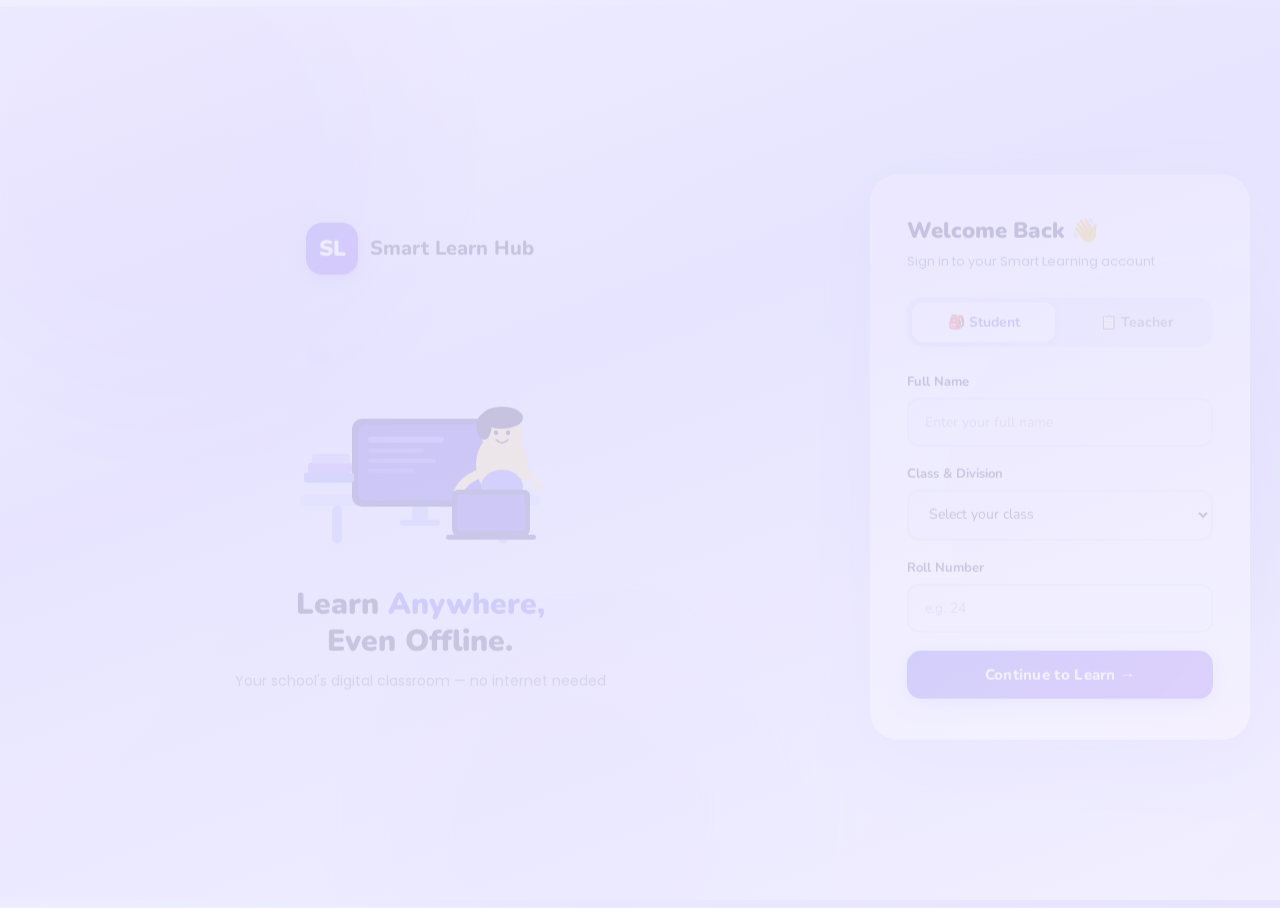
<file: static/quiz.html>
<!DOCTYPE html>
<html lang="en">
<head>
  <meta charset="UTF-8"/>
  <meta name="viewport" content="width=device-width, initial-scale=1.0"/>
  <title>Smart Learn Hub — Quiz</title>
  <link rel="stylesheet" href="style.css"/>
</head>
<body>

  <div class="blob-bg">
    <div class="blob blob-1"></div>
    <div class="blob blob-2"></div>
    <div class="blob blob-3"></div>
  </div>

  <nav class="topnav">
    <div class="nav-brand" onclick="window.location.href='student.html'">
      <div class="nav-logo">SL</div>
      <div class="nav-title">Smart Learn Hub</div>
    </div>
    <div class="nav-right">
      <div class="nav-user">
        <div class="avatar" id="nav-avatar">S</div>
        <span id="nav-name">Student</span>
      </div>
      <button class="btn-logout" onclick="logout()">Logout</button>
    </div>
  </nav>

  <div class="page-wrap">
    <div class="page-inner">

      <button class="back-btn" onclick="window.location.href='chapters.html'">
        ← Back to Chapters
      </button>

      <!-- Quiz not found -->
      <div id="no-quiz" style="display:none; text-align:center; margin-top:40px;">
        <div style="font-size:48px;">📭</div>
        <h3 style="margin-top:12px; color:var(--slate);">No Quiz Available</h3>
        <p style="color:var(--muted); margin-top:8px;">The teacher hasn't added a quiz for this chapter yet.</p>
        <button class="btn-secondary" style="margin-top:20px; width:auto; padding:12px 24px;"
          onclick="window.location.href='chapters.html'">← Go Back</button>
      </div>

      <!-- Quiz UI -->
      <div id="quiz-wrap" style="display:none;">

        <div style="text-align:center; margin-bottom:28px;">
          <h2 id="quiz-title" style="font-size:22px; font-weight:900; color:var(--slate);"></h2>
          <p id="quiz-chapter" style="color:var(--muted); font-size:14px; margin-top:4px;"></p>
        </div>

        <!-- Progress bar -->
        <div style="background:#e0e7ff; border-radius:20px; height:8px; margin-bottom:24px;">
          <div id="quiz-progress-bar" style="height:8px; border-radius:20px;
            background:linear-gradient(90deg,var(--indigo),var(--purple));
            transition:width 0.4s ease; width:0%;"></div>
        </div>

        <!-- Question card -->
        <div class="video-box" id="question-card" style="padding:28px;">
          <div style="font-size:12px; font-weight:700; color:var(--muted); text-transform:uppercase;
            letter-spacing:1px; margin-bottom:12px;">
            Question <span id="q-num">1</span> of <span id="q-total">5</span>
          </div>
          <h3 id="question-text" style="font-size:18px; font-weight:800; color:var(--slate);
            line-height:1.45; margin-bottom:22px;"></h3>
          <div id="options-list" style="display:flex; flex-direction:column; gap:10px;"></div>
        </div>

        <!-- Nav buttons -->
        <div style="display:flex; gap:12px; margin-top:18px; justify-content:flex-end;">
          <button class="btn-secondary" id="prev-btn" onclick="goQuestion(-1)"
            style="width:auto; padding:11px 22px;" disabled>← Prev</button>
          <button class="btn-primary" id="next-btn" onclick="goQuestion(1)"
            style="width:auto; padding:11px 22px;">Next →</button>
          <button class="btn-primary" id="submit-btn" onclick="submitQuiz()"
            style="display:none; width:auto; padding:11px 26px;
            background:linear-gradient(135deg,#059669,#34d399);">Submit Quiz ✓</button>
        </div>

      </div>

    </div>
  </div>

  <style>
    .opt-btn {
      padding: 13px 16px;
      border: 2px solid var(--lavender2);
      border-radius: 12px;
      background: white;
      color: var(--slate);
      font-family: 'Nunito', sans-serif;
      font-size: 14px;
      font-weight: 700;
      cursor: pointer;
      text-align: left;
      transition: all 0.18s;
    }
    .opt-btn:hover:not(:disabled) { border-color: var(--indigo); background: var(--sky); }
    .opt-btn.selected { border-color: var(--indigo); background: var(--sky); color: var(--indigo); }
    .opt-btn.correct  { border-color: #059669; background: #d1fae5; color: #065f46; }
    .opt-btn.wrong    { border-color: #dc2626; background: #fee2e2; color: #991b1b; }
    .opt-btn:disabled { cursor: not-allowed; opacity: 0.85; }
  </style>

  <script>
    /* ── State ── */
    let quizData     = [];   // array of {q, options, answer}
    let currentQ     = 0;
    let userAnswers  = {};   // { questionIndex: optionIndex }
    let submitted    = false;
    let chapterTitle = '';

    window.onload = function () {
      const role = sessionStorage.getItem('sl_role');
      if (role !== 'student') { window.location.href = 'index.html'; return; }

      const name = sessionStorage.getItem('sl_name') || 'Student';
      document.getElementById('nav-avatar').textContent = name[0].toUpperCase();
      document.getElementById('nav-name').textContent   = name;

      /* Get chapter from session */
      const chapter = JSON.parse(sessionStorage.getItem('currentChapter'));
      if (!chapter) { showNoQuiz(); return; }
      chapterTitle = chapter.title || '';

      /* Look up quiz from localStorage */
      let quiz = null;

      if (chapter.quizId) {
        const allQuizzes = JSON.parse(localStorage.getItem('quizzes') || '[]');
        quiz = allQuizzes.find(q => q.id === chapter.quizId);
      }

      /* Fallback: quiz object embedded directly on chapter */
      if (!quiz && chapter.quiz && Array.isArray(chapter.quiz)) {
        quiz = { title: chapter.title + ' Quiz', questions: chapter.quiz };
      }

      if (!quiz || !quiz.questions || quiz.questions.length === 0) {
        showNoQuiz(); return;
      }

      quizData = quiz.questions;
      document.getElementById('quiz-title').textContent   = quiz.title || 'Chapter Quiz';
      document.getElementById('quiz-chapter').textContent = '📚 ' + chapterTitle;
      document.getElementById('q-total').textContent      = quizData.length;

      document.getElementById('quiz-wrap').style.display = 'block';
      renderQuestion();
    };

    /* ── Render current question ── */
    function renderQuestion() {
      const q = quizData[currentQ];
      document.getElementById('q-num').textContent          = currentQ + 1;
      document.getElementById('question-text').textContent  = q.q;

      /* Progress bar */
      const pct = ((currentQ + 1) / quizData.length) * 100;
      document.getElementById('quiz-progress-bar').style.width = pct + '%';

      /* Options */
      const list = document.getElementById('options-list');
      list.innerHTML = '';
      q.options.forEach((opt, i) => {
        const btn = document.createElement('button');
        btn.className = 'opt-btn';
        btn.textContent = opt;

        /* Restore previous selection or show result if submitted */
        if (submitted) {
          btn.disabled = true;
          if (i === q.answer) btn.classList.add('correct');
          else if (i === userAnswers[currentQ] && userAnswers[currentQ] !== q.answer)
            btn.classList.add('wrong');
        } else {
          if (userAnswers[currentQ] === i) btn.classList.add('selected');
          btn.onclick = () => selectOption(i);
        }
        list.appendChild(btn);
      });

      /* Navigation buttons */
      document.getElementById('prev-btn').disabled = (currentQ === 0);
      const isLast = (currentQ === quizData.length - 1);
      document.getElementById('next-btn').style.display   = isLast ? 'none' : 'inline-flex';
      document.getElementById('submit-btn').style.display = isLast && !submitted ? 'inline-flex' : 'none';
    }

    function selectOption(i) {
      userAnswers[currentQ] = i;
      document.querySelectorAll('.opt-btn').forEach((btn, idx) => {
        btn.classList.toggle('selected', idx === i);
      });
    }

    function goQuestion(dir) {
      currentQ = Math.max(0, Math.min(quizData.length - 1, currentQ + dir));
      renderQuestion();
    }

    function submitQuiz() {
      submitted = true;

      /* Calculate score */
      let score = 0;
      const answers = quizData.map((q, i) => {
        const chosen  = userAnswers[i] ?? -1;
        const correct = q.answer;
        if (chosen === correct) score++;
        return { question: q.q, opts: q.options, chosen, correct };
      });

      /* Save to session for results page */
      sessionStorage.setItem('sl_score',   score);
      sessionStorage.setItem('sl_total',   quizData.length);
      sessionStorage.setItem('sl_answers', JSON.stringify(answers));

      /* Show answers on current question then redirect */
      renderQuestion();
      document.getElementById('submit-btn').style.display = 'none';
      document.getElementById('next-btn').style.display   = 'none';

      setTimeout(() => {
        window.location.href = 'results.html';
      }, 1200);
    }

    function showNoQuiz() {
      document.getElementById('no-quiz').style.display = 'block';
      document.getElementById('quiz-wrap').style.display = 'none';
    }

    function logout() {
      sessionStorage.clear();
      window.location.href = 'index.html';
    }
  </script>
</body>
</html>
</file>
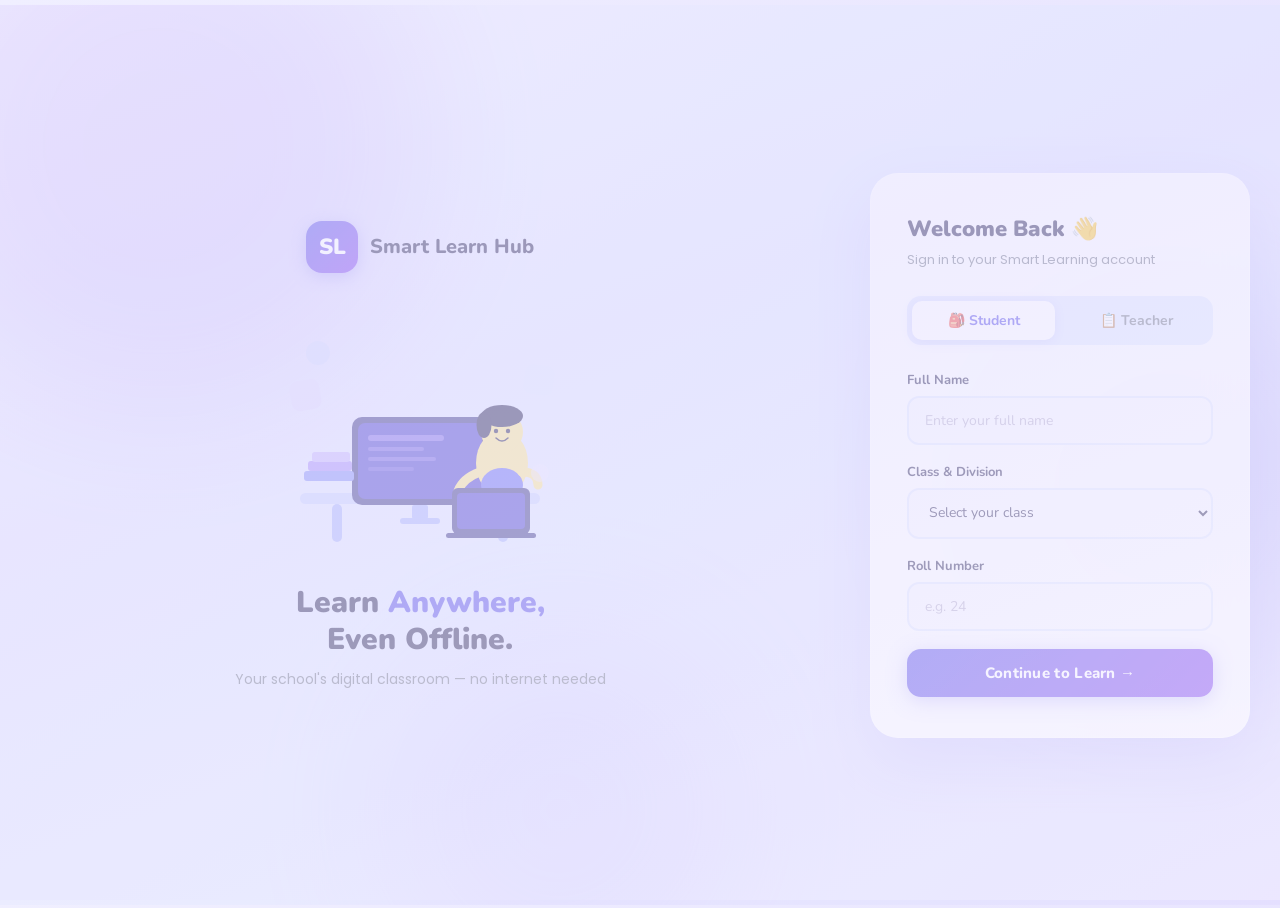
<file: static/results.html>
<!DOCTYPE html>
<html lang="en">
<head>
  <meta charset="UTF-8"/>
  <meta name="viewport" content="width=device-width, initial-scale=1.0"/>
  <title>Smart Learn Hub — Results</title>
  <link rel="stylesheet" href="style.css"/>
</head>
<body>

  <div class="blob-bg">
    <div class="blob blob-1"></div>
    <div class="blob blob-2"></div>
    <div class="blob blob-3"></div>
  </div>

  <nav class="topnav">
    <div class="nav-brand" onclick="window.location.href='student.html'">
      <div class="nav-logo">SL</div>
      <div class="nav-title">Smart Learn Hub</div>
    </div>
    <div class="nav-right">
      <div class="nav-user">
        <div class="avatar" id="nav-avatar">S</div>
        <span id="nav-name">Student</span>
      </div>
      <button class="btn-logout" onclick="logout()">Logout</button>
    </div>
  </nav>

  <div class="results-outer">
    <div class="results-wrapper">

      <!-- Score circle -->
      <div class="score-circle">
        <div class="score-num"  id="score-display">0/5</div>
        <div class="score-label">Your Score</div>
      </div>

      <div class="result-title" id="result-title">Well Done!</div>
      <div class="result-sub"   id="result-sub">Quiz complete.</div>

      <!-- Answer review -->
      <div class="answers-list" id="answers-list">
        <!-- Filled by JavaScript -->
      </div>

      <!-- Action buttons -->
      <div class="result-actions">
        <button class="btn-secondary" onclick="window.location.href='chapters.html'">← Back to Chapters</button>
        <button class="btn-secondary" onclick="window.location.href='quiz.html'">🔄 Try Again</button>
        <button class="btn-primary"   style="width:auto;padding:12px 24px;" onclick="window.location.href='student.html'">🏠 Dashboard</button>
      </div>

    </div>
  </div>

  <script>
    window.onload = function () {
      const role = sessionStorage.getItem('sl_role');
      if (role !== 'student') { window.location.href = 'index.html'; return; }

      const name    = sessionStorage.getItem('sl_name') || 'Student';
      const score   = parseInt(sessionStorage.getItem('sl_score') || '0');
      const total   = parseInt(sessionStorage.getItem('sl_total') || '5');
      const answers = JSON.parse(sessionStorage.getItem('sl_answers') || '[]');
      const percent = Math.round(score / total * 100);

      document.getElementById('nav-avatar').textContent  = name[0].toUpperCase();
      document.getElementById('nav-name').textContent    = name;
      document.getElementById('score-display').textContent = score + '/' + total;

      /* Title based on score */
      if      (percent >= 80) document.getElementById('result-title').textContent = '🏆 Excellent Work!';
      else if (percent >= 60) document.getElementById('result-title').textContent = '👍 Good Job!';
      else                    document.getElementById('result-title').textContent = '💪 Keep Practising!';

      document.getElementById('result-sub').textContent = 'You scored ' + percent + '% on this quiz.';

      /* Build answer review list */
      const list = document.getElementById('answers-list');
      answers.forEach(function (a, i) {
        const isCorrect = a.chosen === a.correct;
        const div = document.createElement('div');
        div.className = 'ans-item ' + (isCorrect ? 'correct' : 'wrong');
        div.innerHTML =
          '<div class="ans-icon">' + (isCorrect ? '✅' : '❌') + '</div>' +
          '<div>' +
            '<div style="font-weight:700;margin-bottom:3px;">Q' + (i + 1) + ': ' + a.question + '</div>' +
            '<div style="font-size:12px;opacity:0.82;font-family:Poppins,sans-serif;">' +
              'Your answer: <b>' + a.opts[a.chosen] + '</b>' +
              (!isCorrect ? ' &nbsp;·&nbsp; Correct: <b>' + a.opts[a.correct] + '</b>' : '') +
            '</div>' +
          '</div>';
        list.appendChild(div);
      });
    };

    function logout() {
      sessionStorage.clear();
      window.location.href = 'index.html';
    }
  </script>
</body>
</html>
</file>
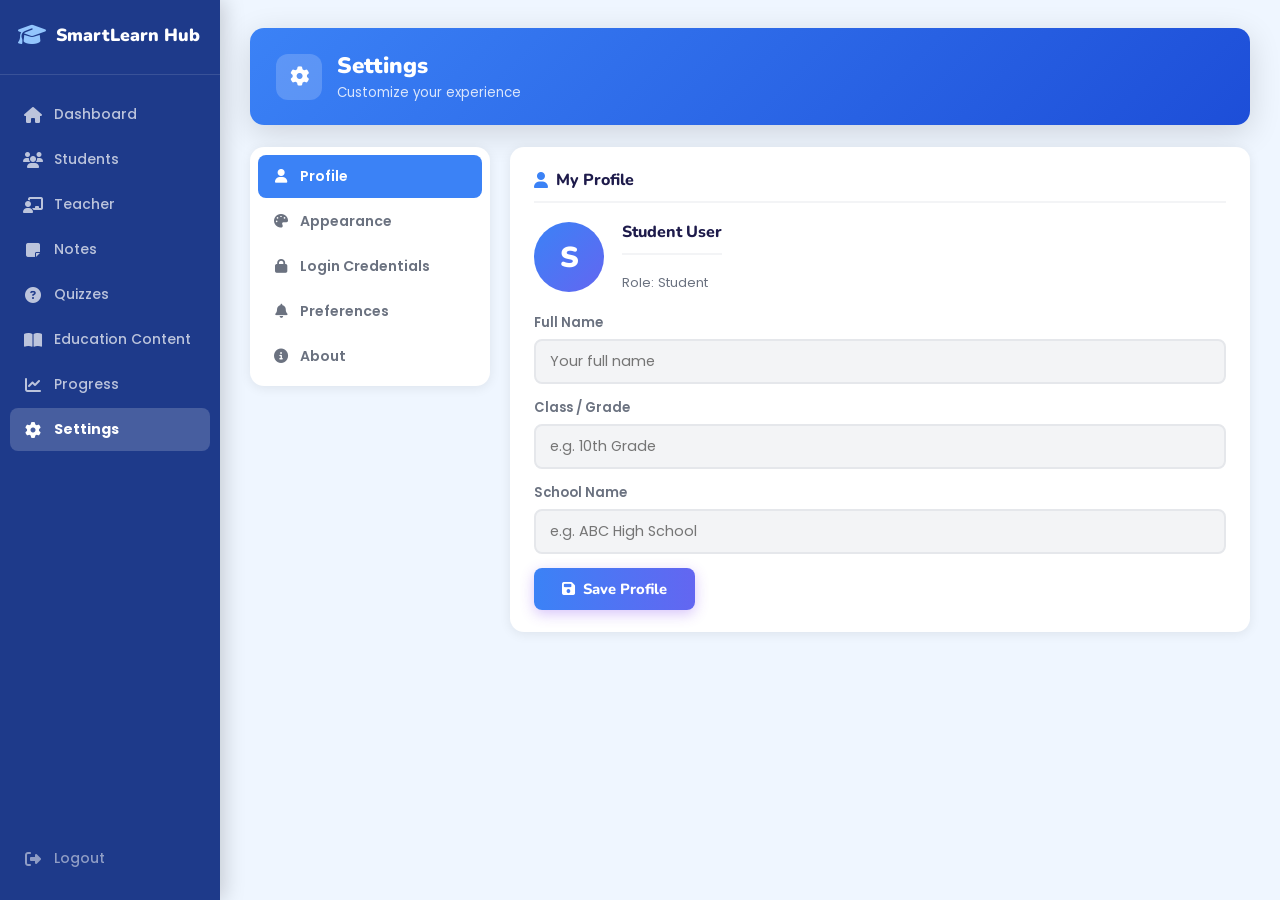
<file: static/settings.html>
<!DOCTYPE html>
<html lang="en">
<head>
  <meta charset="UTF-8"/>
  <meta name="viewport" content="width=device-width, initial-scale=1.0"/>
  <title>SmartLearn – Settings</title>
  <link rel="stylesheet" href="sty.css"/>
  <link href="https://fonts.googleapis.com/css2?family=Nunito:wght@400;600;700;800;900&family=Poppins:wght@400;500;600;700&display=swap" rel="stylesheet"/>
  <link rel="stylesheet" href="https://cdnjs.cloudflare.com/ajax/libs/font-awesome/6.5.0/css/all.min.css"/>
  <script src="theme.js"></script> 
  <style>
    .settings-grid{display:grid;grid-template-columns:240px 1fr;gap:20px;align-items:start;}
    @media(max-width:680px){.settings-grid{grid-template-columns:1fr;}}
    .settings-nav{background:var(--white);border-radius:var(--radius);padding:8px;box-shadow:var(--shadow);display:flex;flex-direction:column;gap:2px;}
    .settings-nav-item{display:flex;align-items:center;gap:10px;padding:11px 14px;border-radius:var(--radius-sm);font-size:0.88rem;font-weight:600;color:var(--text-sub);cursor:pointer;transition:all 0.18s;border:none;background:none;width:100%;text-align:left;}
    .settings-nav-item i{width:18px;text-align:center;}
    .settings-nav-item:hover{background:var(--purple-pale);color:var(--purple-mid);}
    .settings-nav-item.active{background:var(--purple-mid);color:white;}
    .settings-panel{display:none;flex-direction:column;gap:16px;}
    .settings-panel.active{display:flex;animation:fadeUp 0.2s ease;}
    @keyframes fadeUp{from{opacity:0;transform:translateY(8px)}to{opacity:1;transform:translateY(0)}}
    .settings-card{background:var(--white);border-radius:var(--radius);padding:22px 24px;box-shadow:var(--shadow);}
    .settings-card h3{font-family:var(--font-display);font-size:1rem;font-weight:800;color:var(--text-main);margin-bottom:18px;padding-bottom:10px;border-bottom:2px solid var(--gray-100);display:flex;align-items:center;gap:8px;}
    .settings-card h3 i{color:var(--purple-mid);}
    .setting-row{display:flex;align-items:center;justify-content:space-between;padding:10px 0;border-bottom:1px solid var(--gray-100);}
    .setting-row:last-child{border-bottom:none;padding-bottom:0;}
    .setting-label{font-size:0.88rem;font-weight:600;color:var(--text-main);}
    .setting-sub{font-size:0.76rem;color:var(--text-sub);margin-top:2px;}
    .toggle{position:relative;width:46px;height:26px;display:inline-block;}
    .toggle input{opacity:0;width:0;height:0;}
    .toggle-slider{position:absolute;inset:0;background:var(--gray-200);border-radius:26px;cursor:pointer;transition:background 0.2s;}
    .toggle-slider::before{content:'';position:absolute;width:20px;height:20px;left:3px;top:3px;background:white;border-radius:50%;transition:transform 0.2s;box-shadow:0 1px 4px rgba(0,0,0,0.2);}
    .toggle input:checked+.toggle-slider{background:var(--purple-mid);}
    .toggle input:checked+.toggle-slider::before{transform:translateX(20px);}
    .settings-input{width:100%;padding:10px 14px;border:2px solid var(--gray-200);border-radius:var(--radius-sm);font-size:0.9rem;font-family:var(--font-main);outline:none;background:var(--gray-100);transition:border-color 0.2s;color:var(--text-main);}
    .settings-input:focus{border-color:var(--purple-mid);background:white;box-shadow:0 0 0 3px rgba(124,58,237,0.1);}
    .field-group{display:flex;flex-direction:column;gap:6px;margin-bottom:14px;}
    .field-group label{font-size:0.82rem;font-weight:600;color:var(--text-sub);}
    .theme-options{display:flex;gap:12px;flex-wrap:wrap;padding-bottom:18px;}
    .theme-dot{width:36px;height:36px;border-radius:50%;cursor:pointer;border:3px solid transparent;transition:transform 0.18s,border-color 0.18s;position:relative;}
    .theme-dot:hover{transform:scale(1.15);}
    .theme-dot.selected{border-color:white;box-shadow:0 0 0 3px var(--purple-mid);}
    .theme-dot::after{content:attr(title);position:absolute;bottom:-22px;left:50%;transform:translateX(-50%);font-size:0.68rem;color:var(--text-sub);white-space:nowrap;font-weight:600;}
    .slider-row{display:flex;align-items:center;gap:14px;}
    input[type="range"]{flex:1;accent-color:var(--purple-mid);height:6px;border-radius:10px;cursor:pointer;}
    .slider-val{min-width:36px;font-size:0.88rem;font-weight:700;color:var(--purple-mid);text-align:right;}
    .btn-save{background:linear-gradient(90deg,var(--purple-mid),#6366f1);color:white;border:none;padding:11px 28px;border-radius:var(--radius-sm);font-family:var(--font-display);font-weight:800;font-size:0.92rem;cursor:pointer;display:inline-flex;align-items:center;gap:8px;transition:transform 0.15s,box-shadow 0.15s;box-shadow:0 4px 14px rgba(124,58,237,0.3);}
    .btn-save:hover{transform:translateY(-1px);box-shadow:0 6px 20px rgba(124,58,237,0.4);}
    .btn-danger{background:#fee2e2;color:#b91c1c;border:none;padding:10px 20px;border-radius:var(--radius-sm);font-family:var(--font-display);font-weight:700;font-size:0.88rem;cursor:pointer;display:inline-flex;align-items:center;gap:7px;transition:background 0.18s;}
    .btn-danger:hover{background:#fecaca;}
    .save-toast{position:fixed;bottom:28px;right:28px;background:var(--purple-dark);color:white;padding:12px 22px;border-radius:12px;font-size:0.9rem;font-weight:600;display:none;align-items:center;gap:8px;box-shadow:var(--shadow-lg);z-index:999;}
    .save-toast.show{display:flex;animation:toastIn 0.3s ease;}
    @keyframes toastIn{from{opacity:0;transform:translateY(10px)}to{opacity:1;transform:translateY(0)}}
    .profile-avatar-wrap{display:flex;align-items:center;gap:18px;margin-bottom:20px;}
    .big-avatar{width:70px;height:70px;background:linear-gradient(135deg,var(--purple-mid),#6366f1);border-radius:50%;display:flex;align-items:center;justify-content:center;font-size:1.8rem;font-weight:900;color:white;font-family:var(--font-display);}
    .avatar-info h3{font-size:1rem;font-weight:800;}
    .avatar-info p{font-size:0.82rem;color:var(--text-sub);}
  </style>
</head>
<body>
<aside class="sidebar">
  <div class="sidebar-logo"><i class="fa-solid fa-graduation-cap"></i><span>SmartLearnHub</span></div>
  <nav class="sidebar-nav">
    <a href="index.html"    class="nav-item"><i class="fa-solid fa-house"></i><span>Dashboard</span></a>
    <a href="students.html" class="nav-item"><i class="fa-solid fa-users"></i><span>Students</span></a>
    <a href="teacher.html"  class="nav-item"><i class="fa-solid fa-chalkboard-user"></i><span>Teacher</span></a>
    <a href="notes.html"    class="nav-item"><i class="fa-solid fa-note-sticky"></i><span>Notes</span></a>
    <a href="quiz.html"     class="nav-item"><i class="fa-solid fa-circle-question"></i><span>Quizzes</span></a>
    <a href="subjects.html" class="nav-item"><i class="fa-solid fa-book-open"></i><span>Education Content</span></a>
    <a href="progress.html" class="nav-item"><i class="fa-solid fa-chart-line"></i><span>Progress</span></a>
    <a href="settings.html" class="nav-item active"><i class="fa-solid fa-gear"></i><span>Settings</span></a>
  </nav>
  <a href="index.html" class="nav-item logout"><i class="fa-solid fa-right-from-bracket"></i><span>Logout</span></a>
</aside>
<main class="main-content">
  <div class="page-header">
    <div class="header-left"><div class="header-icon"><i class="fa-solid fa-gear"></i></div><div><h1>Settings</h1><p>Customize your experience</p></div></div>
  </div>
  <div class="settings-grid">
    <div class="settings-nav">
      <button class="settings-nav-item active" onclick="showPanel('profile',this)"><i class="fa-solid fa-user"></i> Profile</button>
      <button class="settings-nav-item" onclick="showPanel('appearance',this)"><i class="fa-solid fa-palette"></i> Appearance</button>
      <button class="settings-nav-item" onclick="showPanel('credentials',this)"><i class="fa-solid fa-lock"></i> Login Credentials</button>
      <button class="settings-nav-item" onclick="showPanel('notifications',this)"><i class="fa-solid fa-bell"></i> Preferences</button>
      <button class="settings-nav-item" onclick="showPanel('about',this)"><i class="fa-solid fa-circle-info"></i> About</button>
    </div>
    <div>
      <!-- Profile -->
      <div class="settings-panel active" id="panel-profile">
        <div class="settings-card">
          <h3><i class="fa-solid fa-user"></i> My Profile</h3>
          <div class="profile-avatar-wrap">
            <div class="big-avatar" id="bigAvatar">S</div>
            <div class="avatar-info"><h3 id="displayName">Student User</h3><p id="displayRole">Role: Student</p></div>
          </div>
          <div class="field-group"><label>Full Name</label><input class="settings-input" type="text" id="profileName" placeholder="Your full name"/></div>
          <div class="field-group"><label>Class / Grade</label><input class="settings-input" type="text" id="profileGrade" placeholder="e.g. 10th Grade"/></div>
          <div class="field-group"><label>School Name</label><input class="settings-input" type="text" id="profileSchool" placeholder="e.g. ABC High School"/></div>
          <button class="btn-save" onclick="saveProfile()"><i class="fa-solid fa-floppy-disk"></i> Save Profile</button>
        </div>
      </div>
      <!-- Appearance -->
      <div class="settings-panel" id="panel-appearance">
        <div class="settings-card">
          <h3><i class="fa-solid fa-palette"></i> Theme Color</h3>
          <div class="theme-options">
            <div class="theme-dot selected" style="background:#7c3aed;" title="Purple" onclick="applyTheme('#7c3aed','#5b1fa0','#4a1086',this)"></div>
            <div class="theme-dot" style="background:#2563eb;" title="Blue"   onclick="applyTheme('#2563eb','#1d4ed8','#1e3a8a',this)"></div>
            <div class="theme-dot" style="background:#059669;" title="Green"  onclick="applyTheme('#059669','#047857','#064e3b',this)"></div>
            <div class="theme-dot" style="background:#dc2626;" title="Red"    onclick="applyTheme('#dc2626','#b91c1c','#7f1d1d',this)"></div>
            <div class="theme-dot" style="background:#d97706;" title="Orange" onclick="applyTheme('#d97706','#b45309','#78350f',this)"></div>
            <div class="theme-dot" style="background:#0891b2;" title="Teal"   onclick="applyTheme('#0891b2','#0e7490','#164e63',this)"></div>
          </div>
        </div>
        <div class="settings-card">
          <h3><i class="fa-solid fa-text-height"></i> Display Options</h3>
          <div class="setting-row">
            <div><div class="setting-label">Text Size</div><div class="setting-sub">Adjust for readability</div></div>
            <div class="slider-row" style="min-width:180px;">
              <input type="range" min="12" max="20" value="15" id="fontSizeSlider" oninput="document.getElementById('fontSizeVal').textContent=this.value+'px';document.documentElement.style.fontSize=this.value+'px'"/>
              <span class="slider-val" id="fontSizeVal">15px</span>
            </div>
          </div>
          <div class="setting-row">
            <div><div class="setting-label">Dark Mode</div><div class="setting-sub">Easy on eyes in low light</div></div>
            <label class="toggle"><input type="checkbox" id="darkModeToggle" onchange="toggleDarkMode(this)"/><span class="toggle-slider"></span></label>
          </div>
          <div class="setting-row">
            <div><div class="setting-label">Compact View</div><div class="setting-sub">Show more content</div></div>
            <label class="toggle"><input type="checkbox"/><span class="toggle-slider"></span></label>
          </div>
        </div>
      </div>
      <!-- Credentials -->
      <div class="settings-panel" id="panel-credentials">
        <div class="settings-card">
          <h3><i class="fa-solid fa-user-lock"></i> Student Login</h3>
          <div class="field-group"><label>Username</label><input class="settings-input" type="text" placeholder="student username"/></div>
          <div class="field-group"><label>Password</label><input class="settings-input" type="password" placeholder="student password"/></div>
        </div>
        <div class="settings-card">
          <h3><i class="fa-solid fa-chalkboard-user"></i> Teacher Login</h3>
          <div class="field-group"><label>Username</label><input class="settings-input" type="text" placeholder="teacher username"/></div>
          <div class="field-group"><label>Password</label><input class="settings-input" type="password" placeholder="teacher password"/></div>
          <p style="font-size:0.78rem;color:var(--text-sub);margin-top:8px;"><i class="fa-solid fa-circle-info"></i> Edit the <code>CREDENTIALS</code> object in <code>login.html</code> to make permanent changes.</p>
        </div>
        <button class="btn-save" onclick="showToast()"><i class="fa-solid fa-floppy-disk"></i> Save Credentials</button>
      </div>
      <!-- Preferences -->
      <div class="settings-panel" id="panel-notifications">
        <div class="settings-card">
          <h3><i class="fa-solid fa-sliders"></i> Learning Preferences</h3>
          <div class="setting-row"><div><div class="setting-label">Auto-play next video</div><div class="setting-sub">Auto-play next chapter</div></div><label class="toggle"><input type="checkbox" checked/><span class="toggle-slider"></span></label></div>
          <div class="setting-row"><div><div class="setting-label">Show progress bar</div><div class="setting-sub">Chapter completion indicator</div></div><label class="toggle"><input type="checkbox" checked/><span class="toggle-slider"></span></label></div>
          <div class="setting-row"><div><div class="setting-label">Quiz hints</div><div class="setting-sub">Show hints on wrong answer</div></div><label class="toggle"><input type="checkbox"/><span class="toggle-slider"></span></label></div>
          <div class="setting-row"><div><div class="setting-label">Sound effects</div><div class="setting-sub">Sounds on quiz results</div></div><label class="toggle"><input type="checkbox" checked/><span class="toggle-slider"></span></label></div>
          <div class="setting-row"><div><div class="setting-label">Show streak counter</div><div class="setting-sub">Daily learning streak</div></div><label class="toggle"><input type="checkbox" checked/><span class="toggle-slider"></span></label></div>
        </div>
        <div class="settings-card">
          <h3><i class="fa-solid fa-language"></i> Language</h3>
          <div class="field-group"><label>Interface Language</label>
            <select class="settings-input"><option>English</option><option>Hindi</option><option>Marathi</option><option>Gujarati</option><option>Tamil</option><option>Telugu</option></select>
          </div>
        </div>
        <button class="btn-save" onclick="showToast()"><i class="fa-solid fa-floppy-disk"></i> Save Preferences</button>
      </div>
      <!-- About -->
      <div class="settings-panel" id="panel-about">
        <div class="settings-card">
          <h3><i class="fa-solid fa-circle-info"></i> About SmartLearn</h3>
          <div style="text-align:center;padding:20px;"><div style="font-size:3rem;margin-bottom:8px;">🎓</div>
            <div style="font-family:var(--font-display);font-size:1.4rem;font-weight:900;color:var(--purple-dark);">SmartLearn</div>
            <div style="color:var(--text-sub);font-size:0.85rem;margin-top:4px;">Offline Education Platform v1.0.0</div>
          </div>
          <div class="setting-row"><div class="setting-label">Platform</div><div style="font-size:0.85rem;color:var(--text-sub);">Raspberry Pi (Offline)</div></div>
          <div class="setting-row"><div class="setting-label">Technology</div><div style="font-size:0.85rem;color:var(--text-sub);">HTML · CSS · JavaScript</div></div>
          <div class="setting-row"><div class="setting-label">Internet Required</div><div style="font-size:0.85rem;color:#059669;font-weight:700;"><i class="fa-solid fa-wifi-slash"></i> No – Fully Offline</div></div>
        </div>
        <div class="settings-card">
          <h3><i class="fa-solid fa-trash-can"></i> Data Management</h3>
          <p style="font-size:0.84rem;color:var(--text-sub);margin-bottom:14px;">All data lives in <code>data.js</code>.</p>
          <div style="display:flex;gap:10px;flex-wrap:wrap;">
            <button class="btn-danger" onclick="if(confirm('Reset all progress?'))alert('Progress reset!')"><i class="fa-solid fa-rotate-left"></i> Reset Progress</button>
            <button class="btn-danger" onclick="window.location.href='login.html'"><i class="fa-solid fa-right-from-bracket"></i> Logout</button>
          </div>
        </div>
      </div>
    </div>
  </div>
</main>
<div class="save-toast" id="saveToast"><i class="fa-solid fa-circle-check"></i> Settings saved!</div>
<script src="data.js"></script><script src="script.js"></script>
<script>
  function showPanel(name,btn){
    document.querySelectorAll('.settings-panel').forEach(p=>p.classList.remove('active'));
    document.querySelectorAll('.settings-nav-item').forEach(b=>b.classList.remove('active'));
    document.getElementById('panel-'+name).classList.add('active');
    btn.classList.add('active');
  }
  function applyTheme(mid,dark,sidebar,dot){
    document.documentElement.style.setProperty('--purple-mid',mid);
    document.documentElement.style.setProperty('--purple-dark',dark);
    document.documentElement.style.setProperty('--sidebar-bg',sidebar);
    document.querySelectorAll('.theme-dot').forEach(d=>d.classList.remove('selected'));
    dot.classList.add('selected');
    showToast();
  }
  function toggleDarkMode(cb){
    if(cb.checked){
      document.documentElement.style.setProperty('--white','#1f2937');
      document.documentElement.style.setProperty('--gray-100','#374151');
      document.documentElement.style.setProperty('--gray-200','#4b5563');
      document.documentElement.style.setProperty('--text-main','#f9fafb');
      document.documentElement.style.setProperty('--text-sub','#9ca3af');
      document.body.style.background='#111827';
    } else {
      document.documentElement.style.setProperty('--white','#ffffff');
      document.documentElement.style.setProperty('--gray-100','#f3f4f6');
      document.documentElement.style.setProperty('--gray-200','#e5e7eb');
      document.documentElement.style.setProperty('--text-main','#1e1b4b');
      document.documentElement.style.setProperty('--text-sub','#6b7280');
      document.body.style.background='';
    }
  }
  function saveProfile(){
    const name=document.getElementById('profileName').value.trim();
    if(name){document.getElementById('displayName').textContent=name;document.getElementById('bigAvatar').textContent=name.charAt(0).toUpperCase();}
    showToast();
  }
  function showToast(){
    const t=document.getElementById('saveToast');
    t.classList.add('show');
    setTimeout(()=>t.classList.remove('show'),2500);
  }
</script>
</body>
</html>
</file>
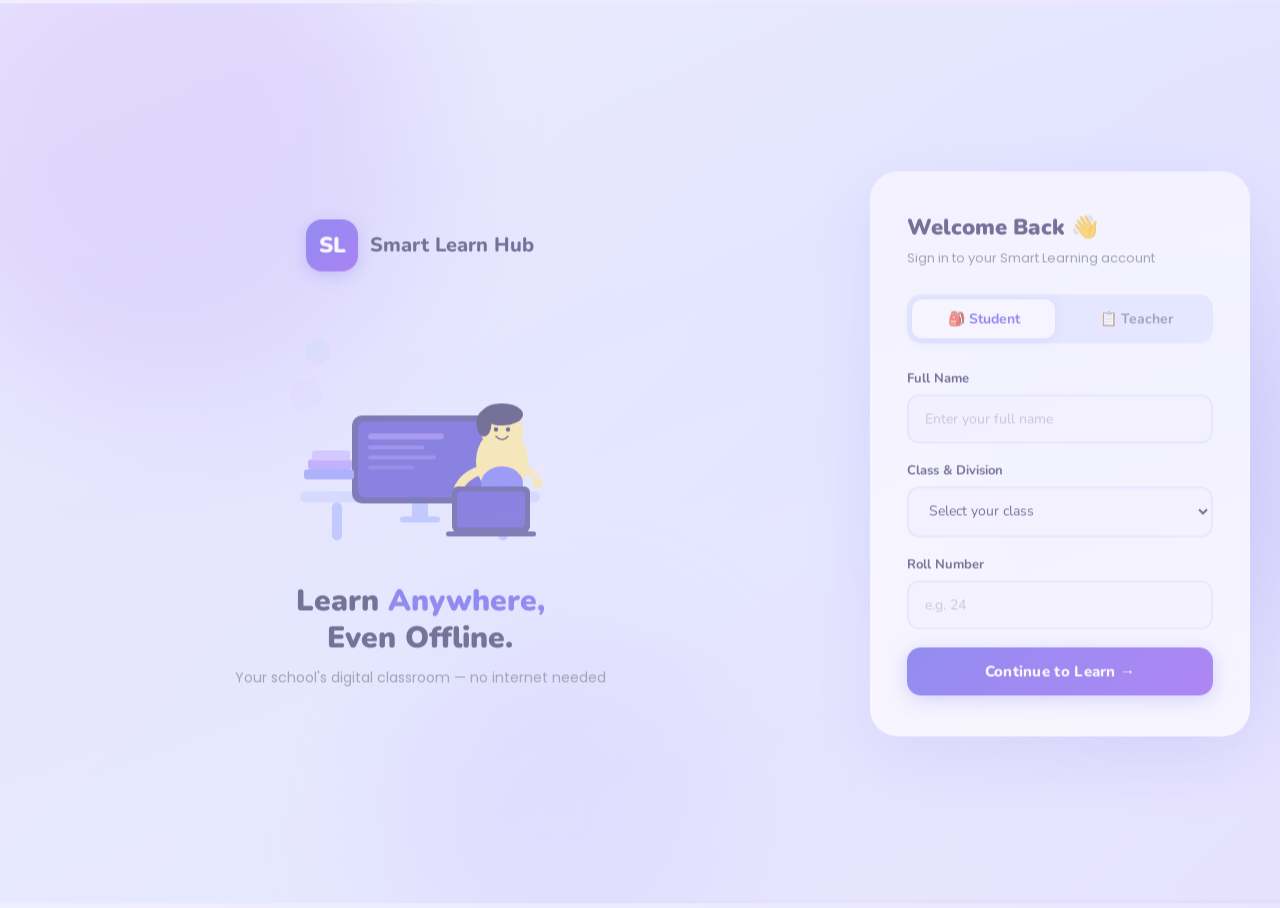
<file: static/student.html>
<!DOCTYPE html>
<html lang="en">

<head>
  <meta charset="UTF-8" />
  <meta name="viewport" content="width=device-width, initial-scale=1.0" />
  <title>Smart Learn HUb — Dashboard</title>
  <link rel="stylesheet" href="style.css" />
  <script src="data.js"></script>
</head>

<body>

  <!-- Background blobs -->
  <div class="blob-bg">
    <div class="blob blob-1"></div>
    <div class="blob blob-2"></div>
    <div class="blob blob-3"></div>
  </div>

  <!-- Top navigation bar -->
  <nav class="topnav">
    <div class="nav-brand" onclick="window.location.href='student.html'">
      <div class="nav-logo">SL</div>
      <div class="nav-title">Smart Learn Hub</div>
    </div>
    <div class="nav-right">
      <div class="nav-user">
        <div class="avatar" id="nav-avatar">S</div>
        <span id="nav-name">Student</span>
      </div>
      <button class="btn-logout" onclick="logout()">Logout</button>
    </div>
  </nav>

  <!-- Main content -->
  <div class="page-wrap">
    <div class="page-inner">

      <!-- Welcome banner -->
      <div class="welcome-banner">
        <div class="welcome-text">
          <h2>Good Morning, <span id="s-name">Student</span>! ☀️</h2>
          <p id="s-info">SmartLearn_Hub connected</p>
        </div>
        <div class="welcome-emoji">🎒</div>
      </div>

      <!-- Quick stats -->
      <div class="stats-row">
  <div class="prog-card">
    <div class="prog-icon blue"></div>
    <div class="prog-info"><p id="stat-chapters">–</p><span>Chapters Completed</span></div>
  </div>
  <div class="prog-card">
    <div class="prog-icon green"></div>
    <div class="prog-info"><p id="stat-quizzes">–</p><span>Quizzes Taken</span></div>
  </div>
  <div class="prog-card">
    <div class="prog-icon orange"></div>
    <div class="prog-info"><p id="stat-avg">–</p><span>Avg. Quiz Score</span></div>
  </div>
</div>

      <!-- Subject cards -->

      <!-- TAB HEADINGS -->
      <div class="tab-header">
        <div class="tab active" onclick="switchTab('subjects', event)">
          📚 Your Subjects
        </div>
        <div class="tab" onclick="switchTab('papers', event)">
          📝 Question Papers
        </div>
      </div>

      <!-- SUBJECTS -->
      <div id="subjects" class="tab-content active">
        <div class="subject-grid">

          <div class="subject-card math" onclick="goTo('Mathematics')">
            <div class="subj-icon">➕</div>
            <div class="subj-name">Mathematics</div>
            <div class="subj-chapters">Tap to explore</div>
            <div class="subj-progress">
              <div class="subj-progress-fill" style="width:37%"></div>
            </div>
          </div>

          <div class="subject-card science" onclick="goTo('Science')">
            <div class="subj-icon">🔬</div>
            <div class="subj-name">Science</div>
            <div class="subj-chapters">Tap to explore</div>
            <div class="subj-progress">
              <div class="subj-progress-fill" style="width:50%;background:linear-gradient(90deg,#059669,#34d399)"></div>
            </div>
          </div>

          <div class="subject-card english" onclick="goTo('English')">
            <div class="subj-icon">📝</div>
            <div class="subj-name">English</div>
            <div class="subj-chapters">Tap to explore</div>
            <div class="subj-progress">
              <div class="subj-progress-fill" style="width:28%;background:linear-gradient(90deg,#dc2626,#f87171)"></div>
            </div>
          </div>

          <div class="subject-card social" onclick="goTo('Social Studies')">
            <div class="subj-icon">🌍</div>
            <div class="subj-name">Social Studies</div>
            <div class="subj-chapters">Tap to explore</div>
            <div class="subj-progress">
              <div class="subj-progress-fill" style="width:44%;background:linear-gradient(90deg,#d97706,#fbbf24)"></div>
            </div>
          </div>

          <div class="subject-card computer" onclick="goTo('Computer Science')">
            <div class="subj-icon">💻</div>
            <div class="subj-name">Computer Science</div>
            <div class="subj-chapters">Tap to explore</div>
            <div class="subj-progress">
              <div class="subj-progress-fill" style="width:16%;background:linear-gradient(90deg,#7c3aed,#a78bfa)"></div>
            </div>
          </div>

        </div>
      </div>

      <!-- QUESTION PAPERS -->
      <div id="papers" class="tab-content">
        <div class="subject-grid">

          <div class="subject-card" onclick="openPaper('math')">
            <div class="subj-icon">📄</div>
            <div class="subj-name">Mathematics</div>
            <div class="subj-chapters">5 Papers</div>
          </div>

          <div class="subject-card" onclick="openPaper('science')">
            <div class="subj-icon">📄</div>
            <div class="subj-name">Science</div>
            <div class="subj-chapters">4 Papers</div>
          </div>

          <div class="subject-card" onclick="openPaper('english')">
            <div class="subj-icon">📄</div>
            <div class="subj-name">English</div>
            <div class="subj-chapters">3 Papers</div>
          </div>

          <div class="subject-card" onclick="openPaper('social')">
            <div class="subj-icon">📄</div>
            <div class="subj-name">Social Studies</div>
            <div class="subj-chapters">6 Papers</div>
          </div>

        </div>
      </div>

    </div>
  </div>
  </div>

  <script>
    /* Load student info from sessionStorage */
    window.onload = function () {
      const role = sessionStorage.getItem('sl_role');
      if (role !== 'student') { window.location.href = 'index.html'; return; }
      const name = sessionStorage.getItem('sl_name') || 'Student';
      const cls = sessionStorage.getItem('sl_class') || '';
      const roll = sessionStorage.getItem('sl_roll') || '';
      document.getElementById('nav-avatar').textContent = name[0].toUpperCase();
      document.getElementById('nav-name').textContent = name;
      document.getElementById('s-name').textContent = name;
      document.getElementById('s-info').textContent = cls + ' · Roll No. ' + roll + ' · SmartLearn_Box connected';
      // Load real quiz stats for this student
      
      
      if (roll) {
  fetch('/api/my-results?roll=' + roll)
    .then(r => r.json())
    .then(mine => {
            const quizCount = mine.length;
            const avg = quizCount
              ? Math.round(mine.reduce((s, r) => s + (r.marks / r.total) * 100, 0) / quizCount)
              : 0;
            document.getElementById('stat-quizzes').textContent = quizCount;
            document.getElementById('stat-avg').textContent = avg + '%';
          }).catch(() => {});
      }
      document.getElementById('stat-chapters').textContent = '0';
    };

    /* Go to chapter list for a subject */
    function goTo(subject) {
      sessionStorage.setItem('sl_subject', subject);
      window.location.href = 'chapters.html';
    }

    /* Logout */
    function logout() {
      sessionStorage.clear();
      window.location.href = 'index.html';
    }
    function switchTab(tabId, event) {

  document.getElementById("subjects").classList.remove("active");
  document.getElementById("papers").classList.remove("active");

  document.querySelectorAll(".tab").forEach(tab => {
    tab.classList.remove("active");
  });

  document.getElementById(tabId).classList.add("active");
  event.target.classList.add("active");
}

function openPaper(subject) {
  sessionStorage.setItem('paper_subject', subject);
  window.location.href = 'papers.html';
}
  </script>

</body>

</html>
</file>
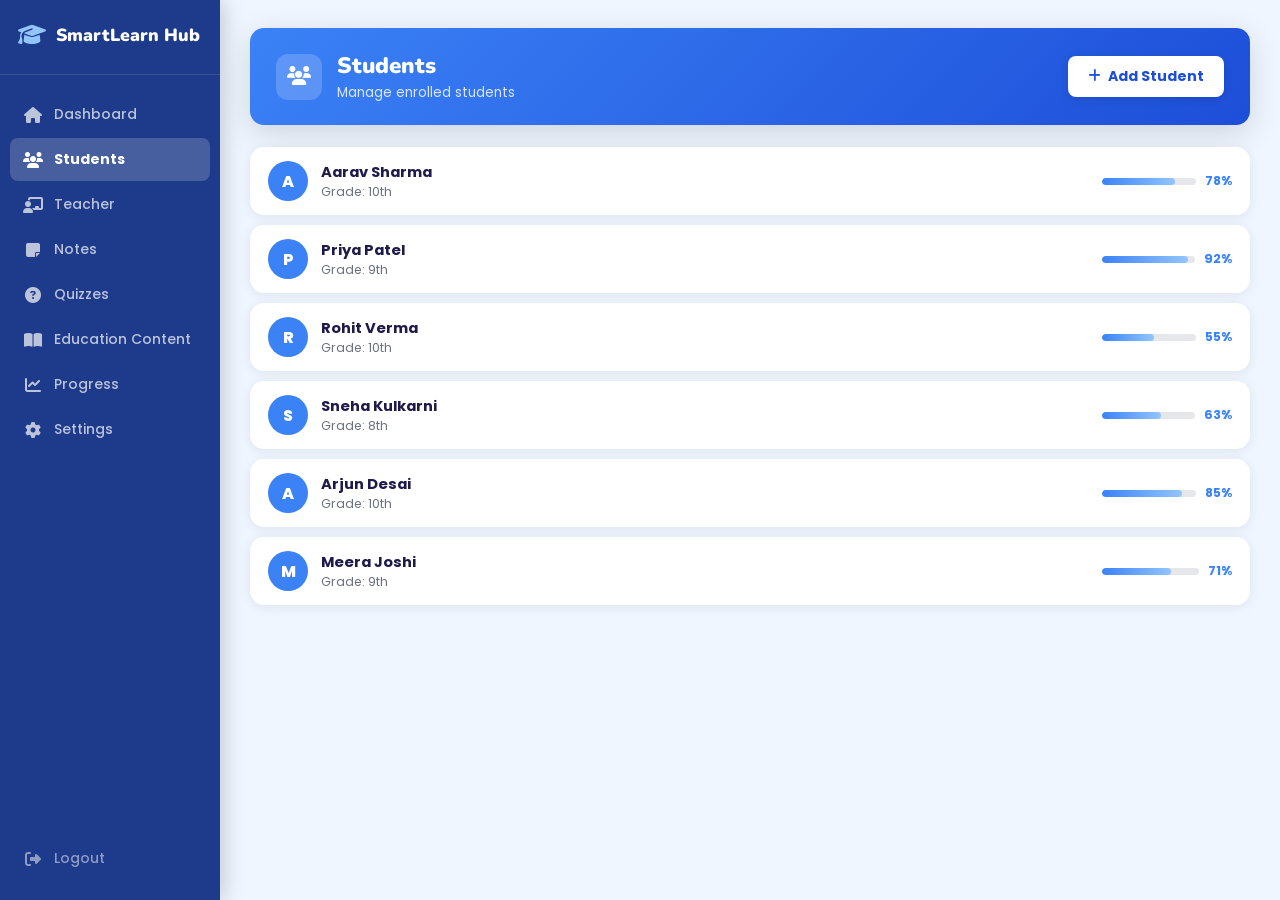
<file: static/students.html>
<!DOCTYPE html>
<html lang="en">
<head>
  <meta charset="UTF-8"/>
  <meta name="viewport" content="width=device-width, initial-scale=1.0"/>
  <title>SmartLearn – Students</title>
  <link rel="stylesheet" href="sty.css"/>
  <link href="https://fonts.googleapis.com/css2?family=Nunito:wght@400;600;700;800&family=Poppins:wght@400;500;600;700&display=swap" rel="stylesheet"/>
  <link rel="stylesheet" href="https://cdnjs.cloudflare.com/ajax/libs/font-awesome/6.5.0/css/all.min.css"/>
  <script src="theme.js"></script> 
</head>
<body>

<aside class="sidebar">
  <div class="sidebar-logo"><i class="fa-solid fa-graduation-cap"></i><span>SmartLearnHub</span></div>
  <nav class="sidebar-nav">
    <a href="index.html"    class="nav-item"><i class="fa-solid fa-house"></i><span>Dashboard</span></a>
    <a href="students.html" class="nav-item active"><i class="fa-solid fa-users"></i><span>Students</span></a>
    <a href="teacher.html"  class="nav-item"><i class="fa-solid fa-chalkboard-user"></i><span>Teacher</span></a>
    <a href="notes.html"    class="nav-item"><i class="fa-solid fa-note-sticky"></i><span>Notes</span></a>
    <a href="quiz.html"     class="nav-item"><i class="fa-solid fa-circle-question"></i><span>Quizzes</span></a>
    <a href="subjects.html" class="nav-item"><i class="fa-solid fa-book-open"></i><span>Education Content</span></a>
    <a href="progress.html" class="nav-item"><i class="fa-solid fa-chart-line"></i><span>Progress</span></a>
    <a href="settings.html" class="nav-item"><i class="fa-solid fa-gear"></i><span>Settings</span></a>
  </nav>
  <a href="index.html" class="nav-item logout"><i class="fa-solid fa-right-from-bracket"></i><span>Logout</span></a>
</aside>

<main class="main-content">
  <div class="page-header">
    <div class="header-left">
      <div class="header-icon"><i class="fa-solid fa-users"></i></div>
      <div><h1>Students</h1><p>Manage enrolled students</p></div>
    </div>
    <button class="btn-primary" onclick="openAddStudent()">
      <i class="fa-solid fa-plus"></i> Add Student
    </button>
  </div>
  <div id="studentList"></div>
</main>

<div class="modal-overlay" id="modalOverlay" onclick="if(event.target===this)closeModal()">
  <div class="modal">
    <div class="modal-header">
      <h2><i class="fa-solid fa-user-plus"></i> Add Student</h2>
      <button class="modal-close" onclick="closeModal()"><i class="fa-solid fa-xmark"></i></button>
    </div>
    <div class="modal-body">
      <label>Full Name</label>
      <input type="text" id="sName" placeholder="e.g. Aarav Sharma"/>
      <label>Grade</label>
      <input type="text" id="sGrade" placeholder="e.g. 10th"/>
    </div>
    <div class="modal-footer">
      <button class="btn-secondary" onclick="closeModal()">Cancel</button>
      <button class="btn-primary" onclick="addStudent()"><i class="fa-solid fa-floppy-disk"></i> Save</button>
    </div>
  </div>
</div>

<script src="data.js"></script>
<script src="script.js"></script>
<script>
  renderStudents('studentList', appData.students);

  function openAddStudent() { document.getElementById('modalOverlay').classList.add('show'); }
  function closeModal()     { document.getElementById('modalOverlay').classList.remove('show'); }

  function addStudent() {
    const name  = document.getElementById('sName').value.trim();
    const grade = document.getElementById('sGrade').value.trim();
    if (!name) { alert('Name required'); return; }
    appData.students.push({ id: Date.now(), name, grade, progress: 0 });
    renderStudents('studentList', appData.students);
    closeModal();
    ['sName','sGrade'].forEach(id => document.getElementById(id).value = '');
  }
</script>
</body>
</html>
</file>
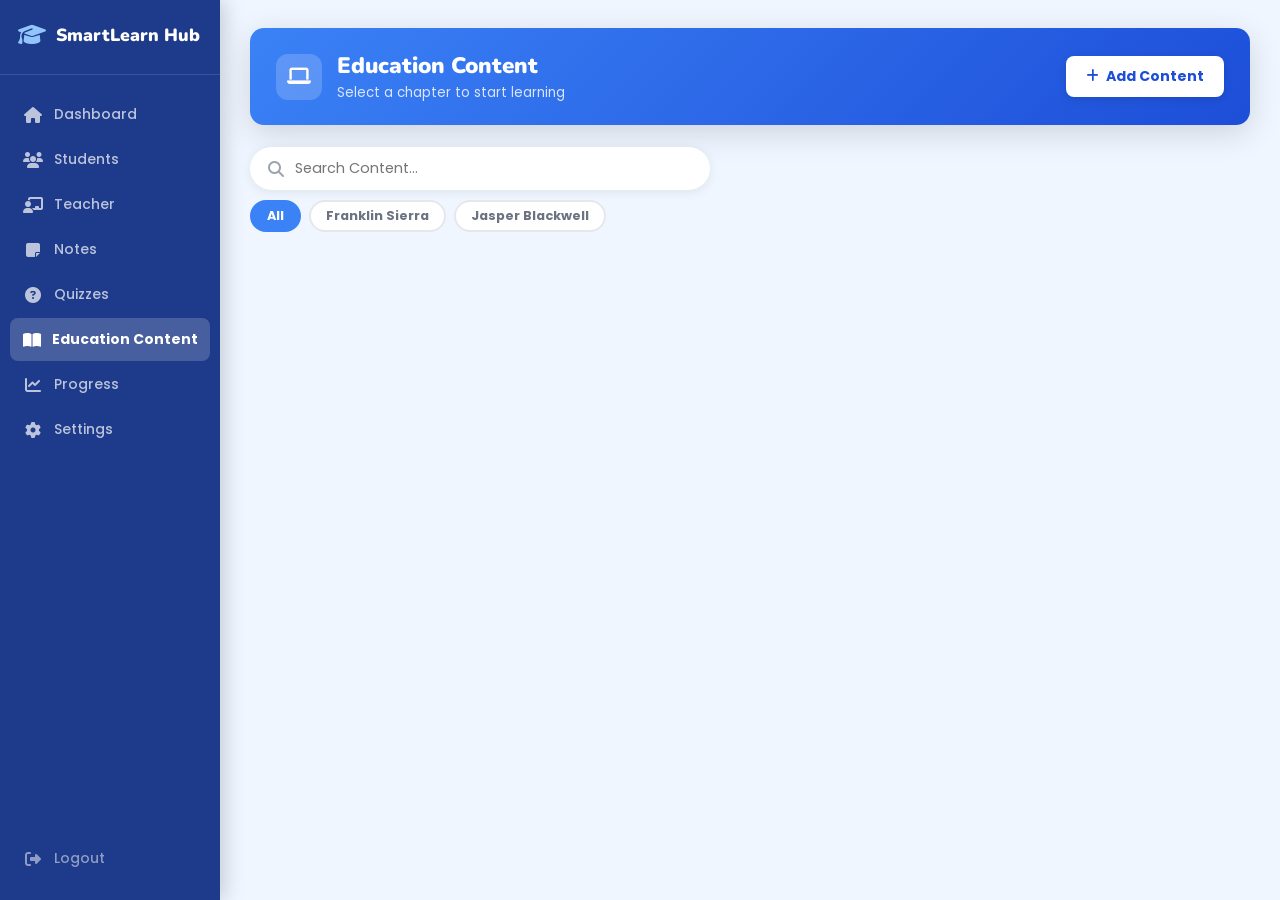
<file: static/subjects.html>
<!DOCTYPE html>
<html lang="en">
<head>
  <meta charset="UTF-8"/>
  <meta name="viewport" content="width=device-width, initial-scale=1.0"/>
  <title>SmartLearn – Education Content</title>
  <link rel="stylesheet" href="sty.css"/>
  <link href="https://fonts.googleapis.com/css2?family=Nunito:wght@400;600;700;800&family=Poppins:wght@400;500;600;700&display=swap" rel="stylesheet"/>
  <link rel="stylesheet" href="https://cdnjs.cloudflare.com/ajax/libs/font-awesome/6.5.0/css/all.min.css"/>
  <script src="theme.js"></script> 
</head>
<body>
    <!-- Education content - Main page -->

<aside class="sidebar">
  <div class="sidebar-logo"><i class="fa-solid fa-graduation-cap"></i><span>SmartLearnHub</span></div>
  <nav class="sidebar-nav">
    <a href="index.html"    class="nav-item"><i class="fa-solid fa-house"></i><span>Dashboard</span></a>
    <a href="students.html" class="nav-item"><i class="fa-solid fa-users"></i><span>Students</span></a>
    <a href="teacher.html"  class="nav-item"><i class="fa-solid fa-chalkboard-user"></i><span>Teacher</span></a>
    <a href="notes.html"    class="nav-item"><i class="fa-solid fa-note-sticky"></i><span>Notes</span></a>
    <a href="quiz.html"     class="nav-item"><i class="fa-solid fa-circle-question"></i><span>Quizzes</span></a>
    <a href="subjects.html" class="nav-item active"><i class="fa-solid fa-book-open"></i><span>Education Content</span></a>
    <a href="progress.html" class="nav-item"><i class="fa-solid fa-chart-line"></i><span>Progress</span></a>
    <a href="settings.html" class="nav-item"><i class="fa-solid fa-gear"></i><span>Settings</span></a>
  </nav>
  <a href="index.html" class="nav-item logout"><i class="fa-solid fa-right-from-bracket"></i><span>Logout</span></a>
</aside>

<main class="main-content">
  <div class="page-header">
    <div class="header-left">
      <div class="header-icon"><i class="fa-solid fa-laptop"></i></div>
      <div><h1>Education Content</h1><p>Select a chapter to start learning</p></div>
    </div>
    <button class="btn-primary" onclick="openAddModal()">
      <i class="fa-solid fa-plus"></i> Add Content
    </button>
  </div>

  <div class="search-bar-wrapper">
    <div class="search-bar">
      <i class="fa-solid fa-magnifying-glass"></i>
      <input type="text" id="searchInput" placeholder="Search Content..." oninput="filterContent()"/>
    </div>
    <div class="filter-tabs" id="filterTabs">
      <button class="filter-btn active" onclick="setFilter('all', this)">All</button>
      <button class="filter-btn" onclick="setFilter('Franklin Sierra', this)">Franklin Sierra</button>
      <button class="filter-btn" onclick="setFilter('Jasper Blackwell', this)">Jasper Blackwell</button>
    </div>
  </div>

  <div class="content-list" id="contentList"></div>
</main>

<!-- ADD CONTENT MODAL -->
<div class="modal-overlay" id="modalOverlay" onclick="closeModal(event)">
  <div class="modal">
    <div class="modal-header">
      <h2><i class="fa-solid fa-plus-circle"></i> Add New Content</h2>
      <button class="modal-close" onclick="closeAddModal()"><i class="fa-solid fa-xmark"></i></button>
    </div>
    <div class="modal-body">
      <label>Chapter Title</label>
      <input type="text" id="newTitle" placeholder="e.g. Introduction to Python"/>
      <label>Author Name</label>
      <input type="text" id="newAuthor" placeholder="e.g. Franklin Sierra"/>
      <label>Video File / URL</label>
      <input type="text" id="newVideo" placeholder="videos/chapter1.mp4"/>
      <label>Notes File / URL</label>
      <input type="text" id="newNotes" placeholder="notes/chapter1.pdf"/>
    </div>
    <div class="modal-footer">
      <button class="btn-secondary" onclick="closeAddModal()">Cancel</button>
      <button class="btn-primary" onclick="addContent()"><i class="fa-solid fa-floppy-disk"></i> Save</button>
    </div>
  </div>
</div>

<script src="data.js"></script>
<script src="script.js"></script>
<script>
  let activeFilter = 'all';
  renderContentList('contentList', appData.chapters);

  function filterContent() {
    const q = document.getElementById('searchInput').value.toLowerCase();
    const filtered = appData.chapters.filter(c => {
      const matchQ = c.title.toLowerCase().includes(q) || c.author.toLowerCase().includes(q);
      const matchF = activeFilter === 'all' || c.author === activeFilter;
      return matchQ && matchF;
    });
    renderContentList('contentList', filtered);
  }

  function setFilter(author, btn) {
    activeFilter = author;
    document.querySelectorAll('.filter-btn').forEach(b => b.classList.remove('active'));
    btn.classList.add('active');
    filterContent();
  }

  function openAddModal()  { document.getElementById('modalOverlay').classList.add('show'); }
  function closeAddModal() { document.getElementById('modalOverlay').classList.remove('show'); }
  function closeModal(e)   { if (e.target === document.getElementById('modalOverlay')) closeAddModal(); }

  function addContent() {
    const title  = document.getElementById('newTitle').value.trim();
    const author = document.getElementById('newAuthor').value.trim();
    const video  = document.getElementById('newVideo').value.trim();
    const notes  = document.getElementById('newNotes').value.trim();
    if (!title || !author) { alert('Title and Author are required!'); return; }
    appData.chapters.push({ title, author, video: video || '#', notes: notes || '#' });
    renderContentList('contentList', appData.chapters);
    closeAddModal();
    ['newTitle','newAuthor','newVideo','newNotes'].forEach(id => document.getElementById(id).value = '');
  }
</script>
</body>
</html>
</file>
<file: static/style.css>
/* ============================================================
   style.css — Smart Learn Hub
   Shared styles used by ALL pages
   ============================================================ */

@import url('https://fonts.googleapis.com/css2?family=Nunito:wght@400;600;700;800;900&family=Poppins:wght@400;500;600;700&display=swap');

/* ── CSS VARIABLES ── */
:root {
  --indigo:     #4f46e5;
  --indigo-d:   #3730a3;
  --indigo-l:   #818cf8;
  --lavender:   #ede9fe;
  --lavender2:  #c7d2fe;
  --purple:     #7c3aed;
  --purple-l:   #ddd6fe;
  --periwinkle: #a5b4fc;
  --sky:        #e0e7ff;
  --slate:      #1e1b4b;
  --muted:      #6b7280;
  --shadow:     0 8px 32px rgba(79,70,229,0.13);
  --shadow-lg:  0 20px 60px rgba(79,70,229,0.18);
}

/* ── RESET ── */
* { margin: 0; padding: 0; box-sizing: border-box; }
html, body {
  min-height: 100%;
  font-family: 'Nunito', sans-serif;
  background: linear-gradient(160deg, #f0efff 0%, #e8e4ff 40%, #f5f3ff 100%);
  color: var(--slate);
}

/* ── PAGE FADE IN ── */
body { animation: fadeIn 0.35s ease; }
@keyframes fadeIn {
  from { opacity: 0; transform: translateY(8px); }
  to   { opacity: 1; transform: translateY(0); }
}

/* ── ANIMATED BLOBS ── */
.blob-bg { position: fixed; inset: 0; overflow: hidden; pointer-events: none; z-index: 0; }
.blob { position: absolute; border-radius: 50%; filter: blur(70px); opacity: 0.18; }
.blob-1 { width: 520px; height: 520px; background: #7c3aed; top: -120px; left: -100px; }
.blob-2 { width: 400px; height: 400px; background: #4f46e5; top: 30%; right: -80px; }
.blob-3 { width: 350px; height: 350px; background: #a78bfa; bottom: -80px; left: 30%; }

/* ── TOP NAVIGATION BAR ── */
.topnav {
  position: fixed; top: 0; left: 0; right: 0; z-index: 100;
  display: flex; align-items: center; justify-content: space-between;
  padding: 14px 32px;
  background: rgba(255,255,255,0.84); backdrop-filter: blur(18px);
  border-bottom: 1px solid rgba(224,231,255,0.55);
  box-shadow: 0 2px 20px rgba(79,70,229,0.07);
}
.nav-brand { display: flex; align-items: center; gap: 10px; cursor: pointer; }
.nav-logo {
  width: 38px; height: 38px; border-radius: 11px;
  background: linear-gradient(135deg, var(--indigo), var(--purple));
  display: flex; align-items: center; justify-content: center;
  color: #fff; font-size: 16px; font-weight: 900;
}
.nav-title { font-size: 16px; font-weight: 800; color: var(--slate); }
.nav-right { display: flex; align-items: center; gap: 16px; }
.nav-user  { display: flex; align-items: center; gap: 9px; font-size: 14px; font-weight: 700; }
.avatar {
  width: 36px; height: 36px; border-radius: 50%;
  background: linear-gradient(135deg, var(--periwinkle), var(--indigo));
  display: flex; align-items: center; justify-content: center;
  color: #fff; font-size: 13px; font-weight: 800;
}
.btn-logout {
  padding: 8px 18px; border: 2px solid var(--indigo-l); border-radius: 10px;
  background: transparent; color: var(--indigo);
  font-family: 'Nunito', sans-serif; font-size: 13px; font-weight: 700;
  cursor: pointer; transition: all 0.2s;
}
.btn-logout:hover { background: var(--sky); }

/* ── PAGE INNER WRAPPER ── */
.page-inner {
  max-width: 1100px; margin: 0 auto; width: 100%;
  padding: 32px 24px 60px;
  position: relative; z-index: 1;
}
.page-wrap {
  padding-top: 72px; min-height: 100vh;
}

/* ── BUTTONS ── */
.btn-primary {
  width: 100%; padding: 14px; border: none; border-radius: 14px;
  background: linear-gradient(135deg, var(--indigo), var(--purple));
  color: #fff; font-family: 'Nunito', sans-serif;
  font-size: 15px; font-weight: 800; cursor: pointer;
  transition: all 0.25s; letter-spacing: 0.3px;
  box-shadow: 0 4px 20px rgba(79,70,229,0.35);
}
.btn-primary:hover { transform: translateY(-2px); box-shadow: 0 8px 28px rgba(79,70,229,0.45); }
.btn-primary:active { transform: translateY(0); }

.btn-secondary {
  padding: 12px 24px; border: 2px solid var(--indigo); border-radius: 12px;
  background: transparent; color: var(--indigo);
  font-family: 'Nunito', sans-serif; font-size: 14px; font-weight: 700;
  cursor: pointer; transition: all 0.2s;
}
.btn-secondary:hover { background: var(--sky); }

.back-btn {
  display: inline-flex; align-items: center; gap: 8px;
  color: var(--indigo); font-weight: 700; font-size: 14px;
  cursor: pointer; margin-bottom: 24px;
  padding: 8px 16px; border-radius: 10px;
  background: rgba(79,70,229,0.08); border: none;
  font-family: 'Nunito', sans-serif; transition: background 0.2s;
}
.back-btn:hover { background: rgba(79,70,229,0.15); }

/* ── FORM ELEMENTS ── */
.form-group { margin-bottom: 18px; }
.form-group label {
  display: block; font-size: 13px; font-weight: 700;
  color: var(--slate); margin-bottom: 7px;
}
.form-group input,
.form-group select {
  width: 100%; padding: 13px 16px;
  border: 2px solid #e0e7ff; border-radius: 12px;
  font-family: 'Nunito', sans-serif; font-size: 14px;
  color: var(--slate); background: #f8f7ff;
  outline: none; transition: border 0.2s, box-shadow 0.2s;
}
.form-group input:focus,
.form-group select:focus {
  border-color: var(--indigo-l);
  box-shadow: 0 0 0 3px rgba(79,70,229,0.1);
  background: #fff;
}
.form-group input::placeholder { color: #b0aac8; }

.divider {
  display: flex; align-items: center; gap: 12px;
  margin: 18px 0; color: var(--muted); font-size: 12px;
  font-family: 'Poppins', sans-serif;
}
.divider::before, .divider::after {
  content: ''; flex: 1; height: 1px; background: #e0e7ff;
}

/* ── SECTION TITLE ── */
.section-title {
  font-size: 18px; font-weight: 800; color: var(--slate);
  margin-bottom: 18px; display: flex; align-items: center; gap: 8px;
}

/* ── WELCOME BANNER ── */
.welcome-banner {
  padding: 28px 32px; border-radius: 22px;
  background: linear-gradient(130deg, var(--indigo) 0%, var(--purple) 100%);
  color: #fff; display: flex; align-items: center; justify-content: space-between;
  margin-bottom: 28px; box-shadow: 0 8px 32px rgba(79,70,229,0.28);
  overflow: hidden; position: relative;
}
.welcome-banner::after {
  content: ''; position: absolute; right: -40px; top: -40px;
  width: 200px; height: 200px; border-radius: 50%;
  background: rgba(255,255,255,0.07);
}
.welcome-banner::before {
  content: ''; position: absolute; right: 80px; bottom: -60px;
  width: 160px; height: 160px; border-radius: 50%;
  background: rgba(255,255,255,0.04);
}
.welcome-text h2 { font-size: 22px; font-weight: 900; margin-bottom: 4px; }
.welcome-text p  { font-size: 13px; opacity: 0.85; font-family: 'Poppins', sans-serif; }
.welcome-emoji   { font-size: 52px; position: relative; z-index: 1; }

/* ── STAT CARDS ── */
.stats-row {
  display: grid; grid-template-columns: repeat(3, 1fr);
  gap: 16px; margin-bottom: 28px;
}
.prog-card {
  padding: 20px; border-radius: 18px;
  background: #fff; box-shadow: 0 4px 16px rgba(79,70,229,0.08);
  display: flex; align-items: center; gap: 14px;
}
.prog-icon {
  width: 48px; height: 48px; border-radius: 14px;
  display: flex; align-items: center; justify-content: center;
  font-size: 22px; flex-shrink: 0;
}
.prog-icon.blue   { background: #ede9fe; }
.prog-icon.green  { background: #d1fae5; }
.prog-icon.orange { background: #fef3c7; }
.prog-info p    { font-size: 22px; font-weight: 900; color: var(--slate); }
.prog-info span { font-size: 12px; color: var(--muted); font-family: 'Poppins', sans-serif; }

/* ── SUBJECT CARDS ── */
.subject-grid {
  display: grid; grid-template-columns: repeat(auto-fill, minmax(200px, 1fr));
  gap: 18px; margin-bottom: 36px;
}
.subject-card {
  padding: 24px 20px; border-radius: 20px;
  background: #fff; border: 2px solid transparent;
  cursor: pointer; transition: all 0.25s;
  box-shadow: 0 4px 20px rgba(79,70,229,0.09);
  position: relative; overflow: hidden;
}
.subject-card::before {
  content: ''; position: absolute; top: 0; left: 0; right: 0;
  height: 4px; border-radius: 20px 20px 0 0;
}
.subject-card:hover { transform: translateY(-4px); box-shadow: 0 12px 36px rgba(79,70,229,0.16); }
.subject-card.math::before     { background: linear-gradient(90deg, #4f46e5, #818cf8); }
.subject-card.science::before  { background: linear-gradient(90deg, #059669, #34d399); }
.subject-card.english::before  { background: linear-gradient(90deg, #dc2626, #f87171); }
.subject-card.social::before   { background: linear-gradient(90deg, #d97706, #fbbf24); }
.subject-card.computer::before { background: linear-gradient(90deg, #7c3aed, #a78bfa); }
.subj-icon     { font-size: 36px; margin-bottom: 12px; }
.subj-name     { font-size: 16px; font-weight: 800; color: var(--slate); margin-bottom: 4px; }
.subj-chapters { font-size: 12px; color: var(--muted); font-family: 'Poppins', sans-serif; }
.subj-progress { margin-top: 12px; height: 5px; background: #f0efff; border-radius: 99px; overflow: hidden; }
.subj-progress-fill { height: 100%; border-radius: 99px; background: linear-gradient(90deg, var(--indigo), var(--indigo-l)); }

/* ── CHAPTER LIST ── */
.chapter-header {
  padding: 28px 32px; border-radius: 22px;
  background: linear-gradient(130deg, #6d28d9, #4f46e5);
  color: #fff; margin-bottom: 28px;
  box-shadow: 0 8px 32px rgba(109,40,217,0.28);
}
.chapter-header h2 { font-size: 24px; font-weight: 900; margin-bottom: 4px; }
.chapter-header p  { font-size: 13px; opacity: 0.82; font-family: 'Poppins', sans-serif; }

.chapters-list { display: flex; flex-direction: column; gap: 14px; }
.chapter-item {
  display: flex; align-items: center; justify-content: space-between;
  padding: 20px 24px; border-radius: 16px;
  background: #fff; box-shadow: 0 4px 16px rgba(79,70,229,0.08);
  transition: all 0.22s; border: 2px solid transparent;
}
.chapter-item:hover { border-color: var(--periwinkle); transform: translateX(4px); }
.ch-left { display: flex; align-items: center; gap: 16px; }
.ch-num {
  width: 42px; height: 42px; border-radius: 12px;
  background: var(--lavender); color: var(--indigo);
  display: flex; align-items: center; justify-content: center;
  font-weight: 900; font-size: 15px; flex-shrink: 0;
}
.ch-info h4   { font-size: 15px; font-weight: 800; color: var(--slate); margin-bottom: 2px; }
.ch-info span { font-size: 12px; color: var(--muted); font-family: 'Poppins', sans-serif; }
.ch-actions { display: flex; gap: 8px; }
.ch-btn {
  padding: 8px 16px; border-radius: 9px; border: none;
  font-family: 'Nunito', sans-serif; font-size: 12px; font-weight: 700;
  cursor: pointer; transition: all 0.2s;
}
.ch-btn.video { background: var(--lavender); color: var(--indigo); }
.ch-btn.quiz  {
  background: linear-gradient(135deg, var(--indigo), var(--purple));
  color: #fff; box-shadow: 0 2px 10px rgba(79,70,229,0.25);
}
.ch-btn:hover { transform: scale(1.06); }

/* ── LEARN PAGE ── */
.learn-grid { display: grid; grid-template-columns: 1fr 340px; gap: 22px; }
.video-box  { padding: 24px; border-radius: 20px; background: #fff; box-shadow: var(--shadow); }
.video-placeholder {
  width: 100%; aspect-ratio: 16/9; border-radius: 14px;
  background: linear-gradient(135deg, #1e1b4b, #312e81);
  display: flex; flex-direction: column; align-items: center; justify-content: center;
  color: #fff; margin-bottom: 18px; position: relative; overflow: hidden;
}
.video-placeholder::after {
  content: ''; position: absolute; inset: 0;
  background: radial-gradient(circle at 30% 50%, rgba(99,102,241,0.3), transparent 60%);
}
.play-btn {
  width: 68px; height: 68px; border-radius: 50%;
  background: rgba(255,255,255,0.15); backdrop-filter: blur(8px);
  border: 2px solid rgba(255,255,255,0.3);
  display: flex; align-items: center; justify-content: center;
  font-size: 26px; cursor: pointer; transition: all 0.2s; z-index: 1;
}
.play-btn:hover { background: rgba(255,255,255,0.28); transform: scale(1.1); }
.video-ch-title { font-size: 18px; font-weight: 800; color: var(--slate); margin-bottom: 6px; }
.video-meta     { font-size: 13px; color: var(--muted); font-family: 'Poppins', sans-serif; }

.notes-box {
  padding: 24px; border-radius: 20px; background: #fff;
  box-shadow: var(--shadow); overflow-y: auto; max-height: 520px;
}
.notes-box h3 {
  font-size: 16px; font-weight: 800; color: var(--slate);
  margin-bottom: 16px; padding-bottom: 12px;
  border-bottom: 2px solid var(--lavender);
}
.note-point {
  display: flex; gap: 10px; margin-bottom: 14px;
  font-size: 13px; color: #374151; line-height: 1.65;
  font-family: 'Poppins', sans-serif;
}
.note-dot {
  width: 8px; height: 8px; border-radius: 50%;
  background: var(--indigo); flex-shrink: 0; margin-top: 6px;
}
.quiz-cta {
  margin-top: 16px; padding: 20px 24px; border-radius: 16px;
  background: linear-gradient(135deg, var(--indigo), var(--purple));
  color: #fff; display: flex; align-items: center; justify-content: space-between;
  cursor: pointer; transition: transform 0.2s;
  box-shadow: 0 4px 20px rgba(79,70,229,0.3); text-decoration: none;
}
.quiz-cta:hover { transform: scale(1.02); }
.quiz-cta h4 { font-size: 15px; font-weight: 800; margin-bottom: 2px; color: #fff; }
.quiz-cta p  { font-size: 12px; opacity: 0.85; font-family: 'Poppins', sans-serif; color: #fff; }
.quiz-cta .arrow { font-size: 26px; }

/* ── QUIZ PAGE ── */
.quiz-outer {
  min-height: 100vh; display: flex; align-items: center; justify-content: center;
  padding: 100px 24px 60px; position: relative; z-index: 1;
}
.quiz-wrapper { max-width: 660px; width: 100%; }
.quiz-counter {
  font-size: 13px; color: var(--muted);
  font-family: 'Poppins', sans-serif; margin-bottom: 10px; text-align: right;
}
.quiz-progress-bar {
  height: 7px; background: var(--lavender);
  border-radius: 99px; margin-bottom: 28px; overflow: hidden;
}
.quiz-progress-fill {
  height: 100%; border-radius: 99px;
  background: linear-gradient(90deg, var(--indigo), var(--purple));
  transition: width 0.4s ease;
}
.quiz-card {
  padding: 36px; border-radius: 24px; background: #fff;
  box-shadow: var(--shadow-lg); margin-bottom: 22px;
}
.quiz-card h3 { font-size: 20px; font-weight: 800; color: var(--slate); line-height: 1.4; margin-bottom: 28px; }
.options-grid { display: flex; flex-direction: column; gap: 12px; }
.option {
  padding: 15px 20px; border-radius: 14px;
  border: 2px solid #e0e7ff; background: #f8f7ff;
  cursor: pointer; font-size: 14px; font-weight: 600; color: var(--slate);
  transition: all 0.2s; display: flex; align-items: center; gap: 12px;
}
.option:hover  { border-color: var(--indigo-l); background: var(--lavender); }
.option.correct { border-color: #059669; background: #d1fae5; color: #065f46; }
.option.wrong   { border-color: #dc2626; background: #fee2e2; color: #991b1b; }
.opt-letter {
  width: 32px; height: 32px; border-radius: 9px;
  background: var(--lavender); color: var(--indigo);
  display: flex; align-items: center; justify-content: center;
  font-weight: 800; font-size: 13px; flex-shrink: 0;
}
.option.correct .opt-letter { background: #059669; color: #fff; }
.option.wrong   .opt-letter { background: #dc2626; color: #fff; }
.quiz-actions { display: flex; justify-content: flex-end; }
.btn-next {
  padding: 13px 32px; border: none; border-radius: 12px;
  background: linear-gradient(135deg, var(--indigo), var(--purple));
  color: #fff; font-family: 'Nunito', sans-serif;
  font-size: 15px; font-weight: 800; cursor: pointer;
  transition: all 0.22s; box-shadow: 0 4px 16px rgba(79,70,229,0.3);
}
.btn-next:hover    { transform: translateY(-2px); box-shadow: 0 8px 24px rgba(79,70,229,0.4); }
.btn-next:disabled { opacity: 0.4; cursor: not-allowed; transform: none; box-shadow: none; }

/* ── RESULTS PAGE ── */
.results-outer {
  min-height: 100vh; display: flex; align-items: center; justify-content: center;
  padding: 100px 24px 60px; position: relative; z-index: 1;
}
.results-wrapper { max-width: 620px; width: 100%; text-align: center; }
.score-circle {
  width: 148px; height: 148px; border-radius: 50%;
  background: linear-gradient(135deg, var(--indigo), var(--purple));
  display: flex; flex-direction: column; align-items: center; justify-content: center;
  margin: 0 auto 28px; color: #fff;
  box-shadow: 0 12px 40px rgba(79,70,229,0.38);
}
.score-num   { font-size: 44px; font-weight: 900; line-height: 1; }
.score-label { font-size: 12px; opacity: 0.85; font-family: 'Poppins', sans-serif; }
.result-title { font-size: 26px; font-weight: 900; color: var(--slate); margin-bottom: 6px; }
.result-sub   { font-size: 14px; color: var(--muted); margin-bottom: 28px; font-family: 'Poppins', sans-serif; }
.answers-list { text-align: left; display: flex; flex-direction: column; gap: 10px; margin-bottom: 28px; }
.ans-item {
  padding: 14px 18px; border-radius: 14px;
  display: flex; align-items: flex-start; gap: 12px;
  font-size: 14px; font-weight: 600;
}
.ans-item.correct { background: #d1fae5; color: #065f46; border: 1.5px solid #a7f3d0; }
.ans-item.wrong   { background: #fee2e2; color: #991b1b; border: 1.5px solid #fecaca; }
.ans-icon { font-size: 18px; flex-shrink: 0; margin-top: 1px; }
.result-actions { display: flex; gap: 12px; justify-content: center; flex-wrap: wrap; }

/* ── TEACHER DASHBOARD ── */
.teacher-grid { display: grid; grid-template-columns: 240px 1fr; min-height: calc(100vh - 72px); }
.sidebar {
  background: linear-gradient(180deg, #1e1b4b 0%, #312e81 100%);
  padding: 24px 14px; display: flex; flex-direction: column; gap: 4px;
}
.sidebar-section-label {
  font-size: 10px; font-weight: 800; letter-spacing: 1.5px;
  color: rgba(255,255,255,0.32); text-transform: uppercase;
  padding: 0 12px; margin: 14px 0 5px;
}
.sidebar-item {
  display: flex; align-items: center; gap: 10px;
  padding: 11px 14px; border-radius: 12px;
  color: rgba(255,255,255,0.62); font-size: 13px; font-weight: 700;
  cursor: pointer; transition: all 0.2s;
}
.sidebar-item:hover  { background: rgba(255,255,255,0.09); color: #fff; }
.sidebar-item.active { background: rgba(255,255,255,0.15); color: #fff; }
.sidebar-item .si    { font-size: 17px; }
.teacher-content { padding: 32px; overflow-y: auto; }
.t-stats-row { display: grid; grid-template-columns: repeat(4, 1fr); gap: 16px; margin-bottom: 26px; }
.stat-card   { padding: 22px; border-radius: 18px; background: #fff; box-shadow: 0 4px 16px rgba(79,70,229,0.08); }
.stat-card .s-icon { font-size: 26px; margin-bottom: 10px; }
.stat-card .s-val  { font-size: 32px; font-weight: 900; color: var(--slate); line-height: 1; }
.stat-card .s-lbl  { font-size: 12px; color: var(--muted); font-family: 'Poppins', sans-serif; margin-top: 4px; }
.teacher-row { display: grid; grid-template-columns: 1fr 1fr; gap: 20px; margin-bottom: 20px; }
.t-card { padding: 24px; border-radius: 20px; background: #fff; box-shadow: 0 4px 16px rgba(79,70,229,0.08); }
.t-card h3 {
  font-size: 15px; font-weight: 800; color: var(--slate);
  margin-bottom: 18px; padding-bottom: 12px; border-bottom: 2px solid var(--lavender);
}
.student-table { width: 100%; border-collapse: collapse; }
.student-table th {
  padding: 10px 12px; text-align: left; font-size: 11px;
  font-weight: 800; color: var(--muted); text-transform: uppercase;
  letter-spacing: 0.8px; border-bottom: 2px solid var(--lavender);
}
.student-table td {
  padding: 12px; font-size: 13px; color: var(--slate);
  border-bottom: 1px solid #f0efff; font-family: 'Poppins', sans-serif;
}
.student-table tr:hover td { background: #f8f7ff; }
.badge { padding: 3px 10px; border-radius: 99px; font-size: 11px; font-weight: 700; }
.badge.high   { background: #d1fae5; color: #065f46; }
.badge.mid    { background: #fef3c7; color: #92400e; }
.badge.low    { background: #fee2e2; color: #991b1b; }
.bar-chart { display: flex; flex-direction: column; gap: 14px; }
.bar-row   { display: flex; align-items: center; gap: 12px; }
.bar-label { font-size: 12px; font-weight: 700; color: var(--slate); width: 76px; flex-shrink: 0; }
.bar-track { flex: 1; height: 12px; background: var(--lavender); border-radius: 99px; overflow: hidden; }
.bar-fill  { height: 100%; border-radius: 99px; background: linear-gradient(90deg, var(--indigo), var(--indigo-l)); }
.bar-val   { font-size: 12px; font-weight: 800; color: var(--indigo); width: 36px; text-align: right; }
.export-row { display: flex; gap: 10px; margin-top: 20px; padding-top: 16px; border-top: 2px solid var(--lavender); }
.export-btn {
  display: inline-flex; align-items: center; gap: 7px;
  padding: 10px 18px; border-radius: 10px; border: none;
  background: linear-gradient(135deg, var(--indigo), var(--purple));
  color: #fff; font-family: 'Nunito', sans-serif;
  font-size: 13px; font-weight: 700; cursor: pointer;
  box-shadow: 0 3px 12px rgba(79,70,229,0.28); transition: all 0.2s;
}
.export-btn:hover { transform: translateY(-1px); }
.export-btn.green { background: linear-gradient(135deg, #059669, #10b981); }
.heatmap-row { display: grid; grid-template-columns: repeat(5, 1fr); gap: 12px; margin-top: 4px; }
.heatmap-tile { text-align: center; padding: 16px 10px; border-radius: 14px; }
.heatmap-tile .h-val  { font-size: 22px; font-weight: 900; }
.heatmap-tile .h-name { font-size: 11px; color: var(--muted); font-family: 'Poppins', sans-serif; margin-top: 4px; }

/* ── RESPONSIVE ── */
@media (max-width: 900px) {
  .learn-grid    { grid-template-columns: 1fr; }
  .teacher-grid  { grid-template-columns: 1fr; }
  .sidebar       { display: none; }
  .t-stats-row   { grid-template-columns: repeat(2, 1fr); }
  .teacher-row   { grid-template-columns: 1fr; }
  .stats-row     { grid-template-columns: 1fr; }
  .heatmap-row   { grid-template-columns: repeat(3, 1fr); }
  .subject-grid  { grid-template-columns: repeat(2, 1fr); }
}
.tab-header {
  display: flex;
  gap: 30px;
  margin-bottom: 20px;
}

.tab {
  font-weight: 600;
  cursor: pointer;
  padding-bottom: 5px;
}

.tab.active {
  border-bottom: 3px solid #6c63ff;
}

.tab-content {
  display: none;
}

.tab-content.active {
  display: block;
}
</file>
<file: static/sty.css>
/* ============================================================
   STYLE.CSS – SmartLearn Hub
   Theme switches automatically based on role saved in sessionStorage
   ============================================================ */

/* ── DEFAULT (no role = purple fallback) ─────────────────── */
:root {
  --primary:       #3b82f6;
  --primary-dark:  #1d4ed8;
  --primary-light: #93c5fd;
  --primary-pale:  #dbeafe;
  --primary-bg:    #eff6ff;
  --sidebar-bg:    #1e3a8a;

  /* Neutral */
  --white:      #ffffff;
  --gray-50:    #f9fafb;
  --gray-100:   #f3f4f6;
  --gray-200:   #e5e7eb;
  --gray-400:   #9ca3af;
  --gray-600:   #4b5563;
  --gray-800:   #1f2937;
  --text-main:  #1e1b4b;
  --text-sub:   #6b7280;

  /* Aliases used throughout CSS */
  --purple-mid:   var(--primary);
  --purple-dark:  var(--primary-dark);
  --purple-light: var(--primary-light);
  --purple-pale:  var(--primary-pale);
  --purple-bg:    var(--primary-bg);

  /* Other accents */
  --orange:        #f59e0b;
  --orange-light:  #fef3c7;
  --green:         #10b981;
  --green-light:   #d1fae5;
  --blue:          #3b82f6;
  --blue-light:    #dbeafe;
  --red:           #ef4444;

  --sidebar-w:  220px;
  --radius:     14px;
  --radius-sm:  8px;
  --shadow:     0 2px 12px rgba(0,0,0,0.08);
  --shadow-lg:  0 8px 32px rgba(0,0,0,0.14);

  --font-main:    'Poppins', sans-serif;
  --font-display: 'Nunito', sans-serif;
}

/* ── STUDENT THEME (blue) ────────────────────────────────── */
body.theme-student {
  --primary:       #3b82f6;
  --primary-dark:  #1d4ed8;
  --primary-light: #93c5fd;
  --primary-pale:  #dbeafe;
  --primary-bg:    #eff6ff;
  --sidebar-bg:    #1e3a8a;
  background: var(--primary-bg);
}

/* ── TEACHER THEME (green) ───────────────────────────────── */
body.theme-teacher {
  --primary:       #059669;
  --primary-dark:  #047857;
  --primary-light: #34d399;
  --primary-pale:  #d1fae5;
  --primary-bg:    #ecfdf5;
  --sidebar-bg:    #064e3b;
  background: var(--primary-bg);
}

/* ── RESET ──────────────────────────────────────────────── */
*, *::before, *::after { box-sizing: border-box; margin: 0; padding: 0; }
html, body { height: 100%; font-family: var(--font-main); color: var(--text-main); }
a { text-decoration: none; color: inherit; }
button { cursor: pointer; font-family: inherit; }
input, select, textarea { font-family: inherit; }
body { display: flex; min-height: 100vh; }

/* ── SIDEBAR ─────────────────────────────────────────────── */
.sidebar {
  width: var(--sidebar-w);
  background: var(--sidebar-bg);
  min-height: 100vh;
  display: flex; flex-direction: column;
  padding: 24px 0 20px;
  position: fixed; left: 0; top: 0; bottom: 0;
  z-index: 100;
  box-shadow: 4px 0 20px rgba(0,0,0,0.18);
  transition: background 0.4s;
}
.sidebar-logo {
  display: flex; align-items: center; gap: 10px;
  padding: 0 18px 28px;
  font-family: var(--font-display);
  font-size: 1.1rem; font-weight: 900; color: #fff;
  border-bottom: 1px solid rgba(255,255,255,0.12);
  margin-bottom: 10px; line-height: 1.2;
}
.sidebar-logo i { font-size: 1.4rem; color: var(--primary-light); flex-shrink: 0; }
.sidebar-nav { display: flex; flex-direction: column; gap: 2px; flex: 1; padding: 8px 10px; }
.nav-item {
  display: flex; align-items: center; gap: 11px;
  padding: 11px 13px; border-radius: var(--radius-sm);
  color: rgba(255,255,255,0.7);
  font-size: 0.87rem; font-weight: 500;
  transition: background 0.2s, color 0.2s; white-space: nowrap;
}
.nav-item i { font-size: 1rem; width: 20px; text-align: center; }
.nav-item:hover { background: rgba(255,255,255,0.1); color: #fff; }
.nav-item.active { background: rgba(255,255,255,0.18); color: #fff; font-weight: 700; }
.nav-item.logout { margin: 10px 10px 0; color: rgba(255,255,255,0.5); }
.nav-item.logout:hover { background: rgba(239,68,68,0.2); color: #fca5a5; }

/* ── MAIN CONTENT ─────────────────────────────────────────── */
.main-content {
  margin-left: var(--sidebar-w); flex: 1;
  padding: 28px 30px; min-height: 100vh;
  display: flex; flex-direction: column; gap: 22px;
  background: var(--primary-bg);
  transition: background 0.4s;
}

/* ── PAGE HEADER ─────────────────────────────────────────── */
.page-header {
  background: linear-gradient(135deg, var(--primary) 0%, var(--primary-dark) 100%);
  border-radius: var(--radius); padding: 22px 26px;
  display: flex; align-items: center; justify-content: space-between;
  box-shadow: var(--shadow-lg); color: #fff;
  transition: background 0.4s;
}
.header-left { display: flex; align-items: center; gap: 15px; }
.header-icon {
  width: 46px; height: 46px;
  background: rgba(255,255,255,0.18); border-radius: 12px;
  display: flex; align-items: center; justify-content: center; font-size: 1.2rem;
}
.page-header h1 { font-family: var(--font-display); font-size: 1.4rem; font-weight: 900; }
.page-header p  { font-size: 0.83rem; opacity: 0.82; margin-top: 2px; }
.header-right .user-avatar {
  width: 40px; height: 40px; background: rgba(255,255,255,0.25);
  border-radius: 50%; display: flex; align-items: center; justify-content: center;
  font-weight: 800; font-size: 0.9rem;
}

/* Role badge shown in header */
.role-badge {
  display: inline-flex; align-items: center; gap: 6px;
  background: rgba(255,255,255,0.2);
  border-radius: 50px; padding: 4px 12px;
  font-size: 0.75rem; font-weight: 700; color: white;
}

/* ── BUTTONS ─────────────────────────────────────────────── */
.btn-primary {
  background: var(--white); color: var(--primary-dark);
  border: none; padding: 10px 20px; border-radius: var(--radius-sm);
  font-weight: 700; font-size: 0.88rem;
  display: flex; align-items: center; gap: 7px;
  transition: transform 0.15s, box-shadow 0.15s;
  box-shadow: 0 2px 8px rgba(0,0,0,0.12);
}
.btn-primary:hover { transform: translateY(-1px); box-shadow: 0 4px 14px rgba(0,0,0,0.18); }
.btn-secondary {
  background: var(--gray-100); color: var(--gray-600);
  border: none; padding: 10px 18px; border-radius: var(--radius-sm);
  font-weight: 600; font-size: 0.88rem; transition: background 0.15s;
}
.btn-secondary:hover { background: var(--gray-200); }

/* ── SEARCH ──────────────────────────────────────────────── */
.search-bar-wrapper { display: flex; flex-direction: column; gap: 10px; }
.search-bar {
  background: var(--white); border-radius: 50px;
  padding: 11px 18px; display: flex; align-items: center; gap: 11px;
  box-shadow: var(--shadow); max-width: 460px;
}
.search-bar i { color: var(--gray-400); }
.search-bar input { border: none; outline: none; font-size: 0.9rem; color: var(--text-main); width: 100%; background: transparent; }
.filter-tabs { display: flex; gap: 8px; flex-wrap: wrap; }
.filter-btn {
  background: var(--white); border: 2px solid var(--gray-200);
  border-radius: 50px; padding: 5px 15px;
  font-size: 0.80rem; font-weight: 700; color: var(--text-sub); transition: all 0.2s;
}
.filter-btn:hover { border-color: var(--primary); color: var(--primary); }
.filter-btn.active { background: var(--primary); border-color: var(--primary); color: #fff; }

/* ── CONTENT CARDS ───────────────────────────────────────── */
.content-list { display: flex; flex-direction: column; gap: 11px; }
.content-card {
  background: var(--white); border-radius: var(--radius);
  padding: 16px 20px; display: flex; align-items: center; gap: 16px;
  box-shadow: var(--shadow); animation: slideIn 0.3s both;
  transition: box-shadow 0.2s, transform 0.2s;
}
.content-card:hover { box-shadow: var(--shadow-lg); transform: translateY(-2px); }
@keyframes slideIn { from{opacity:0;transform:translateY(10px)} to{opacity:1;transform:translateY(0)} }
.card-number {
  min-width: 38px; height: 38px;
  background: var(--primary-pale); color: var(--primary);
  border-radius: 10px; display: flex; align-items: center; justify-content: center;
  font-weight: 800; font-size: 0.9rem; font-family: var(--font-display);
}
.card-info { flex: 1; }
.card-info h3 { font-size: 0.95rem; font-weight: 700; color: var(--text-main); }
.card-info p  { font-size: 0.78rem; color: var(--text-sub); margin-top: 2px; }
.card-actions { display: flex; gap: 7px; flex-wrap: wrap; }
.btn-action {
  display: flex; align-items: center; gap: 5px;
  padding: 6px 13px; border-radius: var(--radius-sm);
  font-size: 0.80rem; font-weight: 600; border: 2px solid transparent; transition: all 0.18s;
}
.btn-action.learn { border-color: var(--primary); color: var(--primary); }
.btn-action.learn:hover { background: var(--primary); color: #fff; }
.btn-action.notes { border-color: var(--orange); color: var(--orange); }
.btn-action.notes:hover { background: var(--orange); color: #fff; }
.btn-action.quiz  { background: var(--primary); color: #fff; }
.btn-action.quiz:hover { background: var(--primary-dark); }

/* ── STATS ───────────────────────────────────────────────── */
.stats-grid { display: grid; grid-template-columns: repeat(auto-fit,minmax(170px,1fr)); gap: 15px; }
.stat-card {
  background: var(--white); border-radius: var(--radius);
  padding: 18px; display: flex; align-items: center; gap: 14px;
  box-shadow: var(--shadow); transition: transform 0.2s;
}
.stat-card:hover { transform: translateY(-2px); }
.stat-icon { width: 48px; height: 48px; border-radius: 12px; display: flex; align-items: center; justify-content: center; font-size: 1.2rem; }
.stat-icon.purple { background: var(--primary-pale); color: var(--primary); }
.stat-icon.orange { background: var(--orange-light); color: var(--orange); }
.stat-icon.green  { background: var(--green-light);  color: var(--green); }
.stat-icon.blue   { background: var(--blue-light);   color: var(--blue); }
.stat-info { display: flex; flex-direction: column; }
.stat-value { font-size: 1.55rem; font-weight: 900; font-family: var(--font-display); color: var(--text-main); }
.stat-label { font-size: 0.78rem; color: var(--text-sub); }

/* ── SECTION TITLE ───────────────────────────────────────── */
.section-title {
  font-family: var(--font-display); font-size: 1.05rem; font-weight: 800;
  color: var(--text-main); border-left: 4px solid var(--primary); padding-left: 11px;
}

/* ── STUDENT CARDS ───────────────────────────────────────── */
.student-card {
  background: var(--white); border-radius: var(--radius);
  padding: 14px 18px; display: flex; align-items: center; gap: 13px;
  box-shadow: var(--shadow); margin-bottom: 10px;
}
.student-avatar {
  width: 40px; height: 40px; background: var(--primary); color: #fff;
  border-radius: 50%; display: flex; align-items: center; justify-content: center;
  font-weight: 800; font-size: 1rem;
}
.student-info { flex: 1; }
.student-info h3 { font-size: 0.92rem; font-weight: 700; }
.student-info p  { font-size: 0.78rem; color: var(--text-sub); }
.progress-wrap { display: flex; align-items: center; gap: 9px; min-width: 130px; }
.progress-bar { flex: 1; height: 7px; background: var(--gray-200); border-radius: 10px; overflow: hidden; }
.progress-fill {
  height: 100%; border-radius: 10px;
  background: linear-gradient(90deg, var(--primary), var(--primary-light));
  transition: width 0.5s ease;
}
.progress-wrap span { font-size: 0.78rem; font-weight: 700; color: var(--primary); }

/* ── MODAL ───────────────────────────────────────────────── */
.modal-overlay {
  display: none; position: fixed; inset: 0;
  background: rgba(0,0,0,0.4); z-index: 200;
  align-items: center; justify-content: center; backdrop-filter: blur(2px);
}
.modal-overlay.show { display: flex; }
.modal {
  background: var(--white); border-radius: var(--radius);
  width: 100%; max-width: 430px; margin: 20px;
  box-shadow: var(--shadow-lg); animation: modalIn 0.25s ease;
}
@keyframes modalIn { from{opacity:0;transform:scale(0.94) translateY(12px)} to{opacity:1;transform:scale(1) translateY(0)} }
.modal-header { display: flex; align-items: center; justify-content: space-between; padding: 18px 22px; border-bottom: 1px solid var(--gray-200); }
.modal-header h2 { font-size: 1rem; font-weight: 800; display: flex; gap: 9px; align-items: center; color: var(--primary-dark); }
.modal-close { background: none; border: none; font-size: 1.1rem; color: var(--gray-400); transition: color 0.15s; }
.modal-close:hover { color: var(--red); }
.modal-body { padding: 18px 22px; display: flex; flex-direction: column; gap: 11px; }
.modal-body label { font-size: 0.80rem; font-weight: 600; color: var(--text-sub); margin-bottom: -5px; }
.modal-body input { border: 2px solid var(--gray-200); border-radius: var(--radius-sm); padding: 10px 13px; font-size: 0.88rem; outline: none; transition: border-color 0.18s; width: 100%; }
.modal-body input:focus { border-color: var(--primary); }
.modal-footer { display: flex; justify-content: flex-end; gap: 9px; padding: 14px 22px; border-top: 1px solid var(--gray-200); }

/* ── QUIZ ────────────────────────────────────────────────── */
.quiz-container { display: flex; flex-direction: column; gap: 20px; }
.quiz-question-card { background: var(--white); border-radius: var(--radius); padding: 20px 24px; box-shadow: var(--shadow); }
.quiz-question-card h3 { font-size: 0.95rem; font-weight: 700; margin-bottom: 13px; color: var(--text-main); }
.quiz-options { display: flex; flex-direction: column; gap: 7px; }
.quiz-option { display: flex; align-items: center; gap: 9px; padding: 9px 13px; border-radius: var(--radius-sm); border: 2px solid var(--gray-200); cursor: pointer; font-size: 0.86rem; transition: all 0.18s; }
.quiz-option:hover { border-color: var(--primary-light); background: var(--primary-pale); }
.quiz-option.correct { border-color: var(--green); background: var(--green-light); color: #065f46; }
.quiz-option.wrong   { border-color: var(--red);   background: #fee2e2; color: #991b1b; }

/* ── EMPTY STATE ─────────────────────────────────────────── */
.empty-state { text-align: center; padding: 55px 20px; color: var(--gray-400); }
.empty-state i { font-size: 2.4rem; margin-bottom: 13px; display: block; }
.empty-state p { font-size: 0.96rem; font-weight: 600; }

/* ── SCROLLBAR ───────────────────────────────────────────── */
::-webkit-scrollbar { width: 6px; }
::-webkit-scrollbar-track { background: transparent; }
::-webkit-scrollbar-thumb { background: var(--primary-light); border-radius: 10px; }

/* ── RESPONSIVE ──────────────────────────────────────────── */
@media (max-width: 768px) {
  :root { --sidebar-w: 58px; }
  .sidebar-logo span, .nav-item span { display: none; }
  .sidebar-logo { justify-content: center; padding: 0 0 18px; }
  .nav-item { justify-content: center; padding: 11px; }
  .main-content { padding: 14px; }
  .card-actions { flex-direction: column; }
  .stats-grid { grid-template-columns: 1fr 1fr; }
}


/* ==== videos tab === */
#videoContainer {
    margin-top: 20px;
}

video {
    margin: 10px;
    border-radius: 10px;
}
</file>
